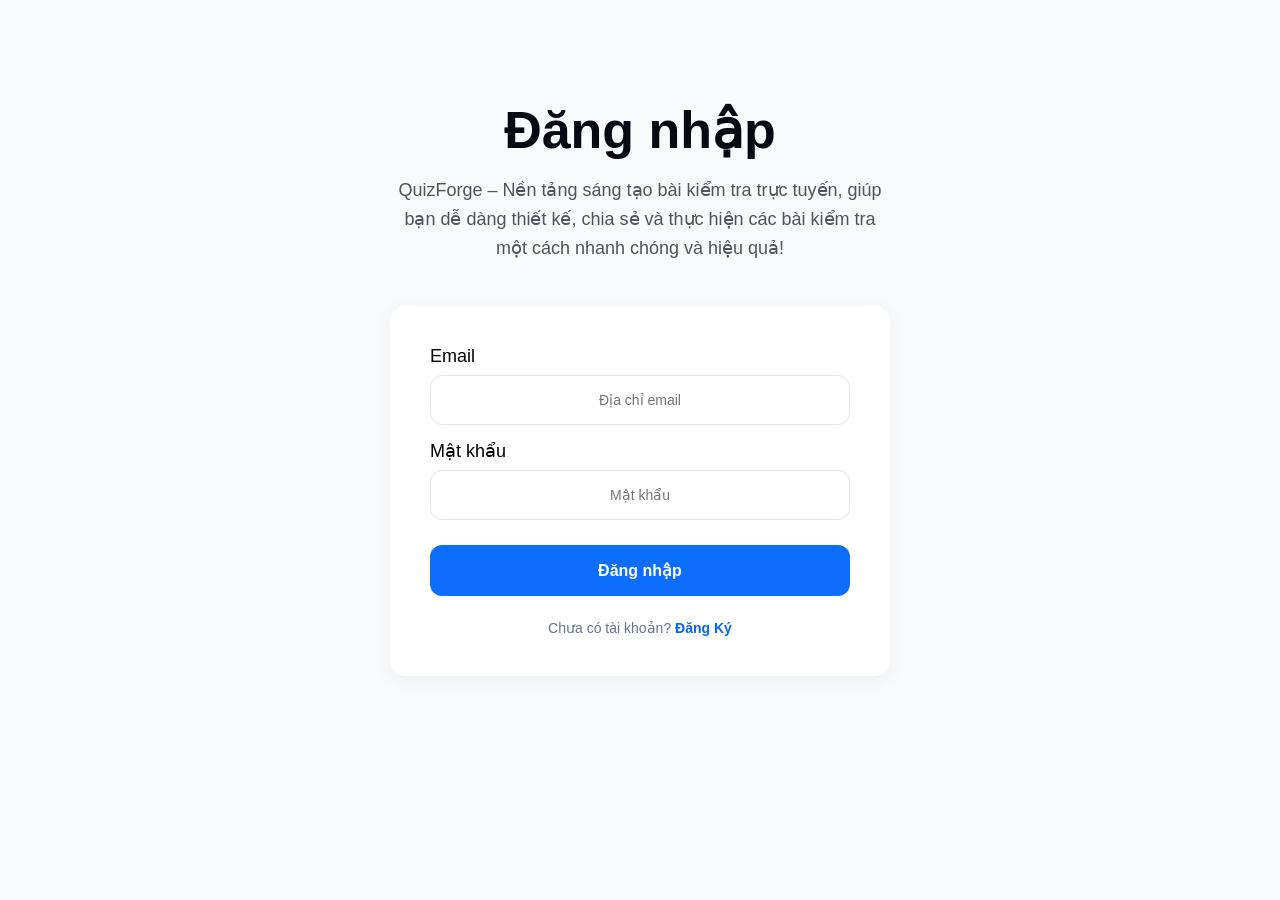
<file: pages/add-test.html>
<!doctype html>
<html lang="en">
  <head>
    <meta charset="UTF-8" />
    <meta name="viewport" content="width=device-width, initial-scale=1.0" />
    <title>QuizzForge - Thêm bài test</title>
    <link
      href="https://fonts.googleapis.com/css2?family=Inter:wght@400;600&display=swap"
      rel="stylesheet"
    />
    <link rel="stylesheet" href="../css/add-test.css" />
    <link rel="stylesheet" href="../css/toast.css" />
  </head>
  <body>
    <header class="navbar">
      <div class="container">
        <div class="logo">
          <a href="./home.html" style="text-decoration: none; color: inherit"
            >QuizzForge</a
          >
        </div>
        <nav class="nav-links">
          <a href="./home.html">Trang chủ</a>
          <a href="./category-manager.html">Danh mục</a>
          <a href="./test-manager.html" class="active">Bài test</a>
          <a href="./login.html">Đăng xuất</a>
        </nav>
        <button class="hamburger" aria-label="Toggle menu">☰</button>
      </div>
    </header>

    <main class="container main-content">
      <h1 class="page-title">Tạo bài test</h1>

      <div class="test-info-section">
        <div class="form-group">
          <label>Tên bài test</label>
          <input
            type="text"
            placeholder="Điền tên bài test"
            class="form-control"
          />
        </div>
        <div class="form-group">
          <label>Hình ảnh bài test</label>
          <div class="file-input-wrapper">
            <label for="test-img" class="btn-file"> 📁 Chọn ảnh </label>
            <input type="file" id="test-img" accept="image/*" />
            <span class="file-name" id="file-name">Chưa chọn ảnh</span>
          </div>
        </div>
        <div class="row">
          <div class="form-group flex-1">
            <label>Danh mục</label>
            <select class="form-control">
              <option>Chọn danh mục</option>
            </select>
          </div>
          <div class="form-group flex-time">
            <label>Thời gian (phút)</label>
            <input
              type="number"
              step="1"
              min="1"
              value="15"
              class="form-control"
            />
          </div>
        </div>
      </div>

      <div class="question-management">
        <h2 class="sub-title">Quản lý câu hỏi</h2>
        <div class="action-bar">
          <button class="btn btn-primary" id="btnAddNewQuestion">
            Thêm câu hỏi
          </button>
          <button class="btn btn-primary btn-save-all">Lưu tất cả</button>
        </div>

        <div class="table-container">
          <table>
            <thead>
              <tr>
                <th style="width: 80px" class="text-center">ID</th>
                <th>Câu hỏi</th>
                <th style="width: 180px" class="text-center">Hành động</th>
              </tr>
            </thead>
            <tbody id="questionTableBody">
              <!-- Dòng dữ liệu sẽ render ở đây -->
            </tbody>
          </table>
        </div>
      </div>
    </main>

    <!-- Modal Thêm/Sửa câu hỏi -->
    <div class="modal-overlay" id="questionModal">
      <div class="modal-content">
        <div class="modal-header">
          <h3 id="modalTitle">Thêm/sửa câu hỏi</h3>
          <span class="close-modal" onclick="closeModal()">&times;</span>
        </div>
        <div class="modal-body">
          <div class="form-group">
            <label>Câu hỏi</label>
            <input
              type="text"
              id="modalQuestionInput"
              placeholder="Nhập câu hỏi"
              class="form-control"
            />
          </div>

          <div class="form-group">
            <label>Câu trả lời</label>
            <!-- Nơi JS sẽ chèn 4 ô mặc định vào đây -->
            <div class="answer-list" id="modalAnswerList"></div>
            <button class="btn btn-add-answer" onclick="addAnswerRow()">
              Thêm câu trả lời
            </button>
          </div>
        </div>
        <div class="modal-footer">
          <button class="btn btn-cancel" onclick="closeModal()">Huỷ</button>
          <button class="btn btn-save" onclick="saveQuestion()">Lưu</button>
        </div>
      </div>
    </div>

    <!-- Modal Xác nhận xóa -->
    <div class="modal-overlay" id="deleteModal">
      <div class="modal-content delete-modal-content">
        <div class="modal-header">
          <h3>Xác nhận xóa</h3>
          <span class="close-modal" onclick="closeDeleteModal()">&times;</span>
        </div>
        <div class="modal-body">
          <p>Bạn có chắc chắn muốn xóa câu hỏi này không?</p>
        </div>
        <div class="modal-footer" style="justify-content: center">
          <button class="btn btn-secondary" onclick="closeDeleteModal()">
            Huỷ
          </button>
          <button class="btn btn-danger" id="confirmDeleteBtn">Xóa</button>
        </div>
      </div>
    </div>

    <div id="toast-container"></div>

    <script src="../js/add-test.js"></script>
    <script src="../js/toast.js"></script>
  </body>
</html>
</file>
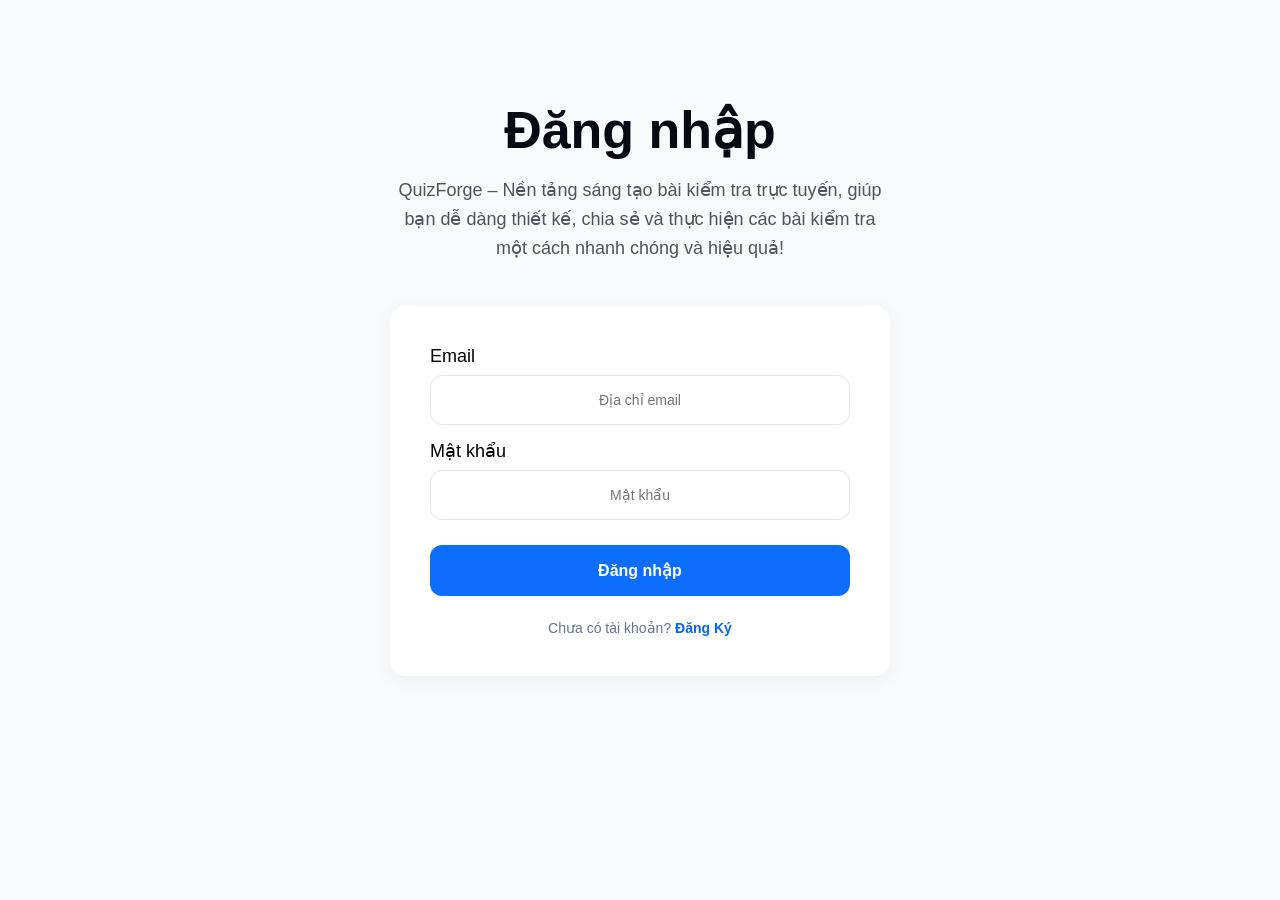
<file: pages/category-manager.html>
<!doctype html>
<html lang="en">
  <head>
    <meta charset="UTF-8" />
    <meta name="viewport" content="width=device-width, initial-scale=1.0" />
    <title>QuizForge - Quản Lý Danh Mục</title>
    <link rel="preconnect" href="https://fonts.googleapis.com" />
    <link rel="preconnect" href="https://fonts.gstatic.com" crossorigin />
    <link
      href="https://fonts.googleapis.com/css2?family=Roboto:ital,wght@0,100..900;1,100..900&display=swap"
      rel="stylesheet"
    />
    <link rel="preconnect" href="https://fonts.googleapis.com" />
    <link rel="preconnect" href="https://fonts.gstatic.com" crossorigin />
    <link
      href="https://fonts.googleapis.com/css2?family=Inter:ital,opsz,wght@0,14..32,100..900;1,14..32,100..900&display=swap"
      rel="stylesheet"
    />
    <link
      href="https://fonts.googleapis.com/css2?family=Poppins:wght@300;400;500;600;700&display=swap"
      rel="stylesheet"
    />
    <link rel="preconnect" href="https://fonts.googleapis.com" />
    <link rel="preconnect" href="https://fonts.gstatic.com" crossorigin />
    <link
      href="https://fonts.googleapis.com/css2?family=Playfair+Display:ital,wght@0,400..900;1,400..900&family=Quicksand:wght@300..700&family=Roboto:ital,wght@0,100..900;1,100..900&display=swap"
      rel="stylesheet"
    />
    <link rel="stylesheet" href="../css/category-manager.css" />
    <link rel="stylesheet" href="../css/toast.css" />
  </head>
  <body>
    <header class="navbar">
      <div class="container">
        <div class="logo">
          <a href="./home.html" style="text-decoration: none; color: inherit"
            >QuizzForge</a
          >
        </div>
        <nav class="nav-links">
          <a href="./home.html">Trang chủ</a>
          <a href="./category-manager.html" class="active">Danh mục</a>

          <a href="./test-manager.html">Bài test</a>
          <a
            href="./login.html"
            onclick="
              localStorage.removeItem('currentUser');
              return true;
            "
            >Đăng xuất</a
          >
        </nav>
        <button class="hamburger" aria-label="Toggle menu">☰</button>
      </div>
    </header>

    <main class="container main-content">
      <h1>Quản lý danh mục</h1>

      <button class="btn btn-primary btn-add">Thêm danh mục</button>

      <div class="table-container">
        <table>
          <thead>
            <tr>
              <th class="text-center" style="width: 10%">ID</th>
              <th style="width: 70%">Tên danh mục</th>
              <th class="text-center" style="width: 20%">Hành động</th>
            </tr>
          </thead>
          <tbody id="categoryTableBody"></tbody>
        </table>
      </div>

      <div class="pagination">
        <div class="pagination-wrapper">
          <button class="page-item disabled arrow">&lt;</button>
          <button class="page-item active">1</button>
          <button class="page-item">2</button>
          <button class="page-item">3</button>
          <button class="page-item arrow">&gt;</button>
        </div>
      </div>
    </main>

    <footer>© 2025 Quiz App. All rights reserved.</footer>

    <div id="categoryModal" class="modal-overlay">
      <div class="modal-content">
        <div class="modal-header">
          <h2 id="modalTitle">Thêm danh mục</h2>
          <span class="close-btn">&times;</span>
        </div>
        <div class="modal-body">
          <input type="hidden" id="editCategoryId" />
          <div class="form-group">
            <label>Tên danh mục</label>
            <input
              type="text"
              id="categoryName"
              placeholder="Nhập tên danh mục"
            />
            <span id="error-msg" class="error-text"
              >Tên danh mục đã tồn tại</span
            >
          </div>
          <div class="form-group">
            <label>Emoji</label>
            <input type="text" id="categoryEmoji" placeholder="Ví dụ: 🏠" />
          </div>
        </div>
        <div class="modal-footer">
          <button class="btn btn-secondary" id="btnCancel">Huỷ</button>
          <button class="btn btn-primary-modal" id="btnSave">Lưu</button>
        </div>
      </div>
    </div>

    <div id="deleteModal" class="modal-overlay">
      <div class="modal-content delete-modal-content">
        <div class="modal-header">
          <h2>Xác nhận xoá</h2>
          <span class="close-btn" onclick="toggleDeleteModal(false)"
            >&times;</span
          >
        </div>
        <div class="modal-body">
          <p>Bạn chắc chắn muốn xoá danh mục này?</p>
          <input type="hidden" id="deleteId" />
        </div>
        <div class="modal-footer">
          <button class="btn btn-secondary" onclick="toggleDeleteModal(false)">
            Huỷ
          </button>
          <button class="btn btn-danger" onclick="confirmDelete()">Xoá</button>
        </div>
      </div>
    </div>

    <div id="toast-container"></div>

    <script src="../js/category-manager.js"></script>
    <script src="../js/toast.js"></script>
  </body>
</html>
</file>
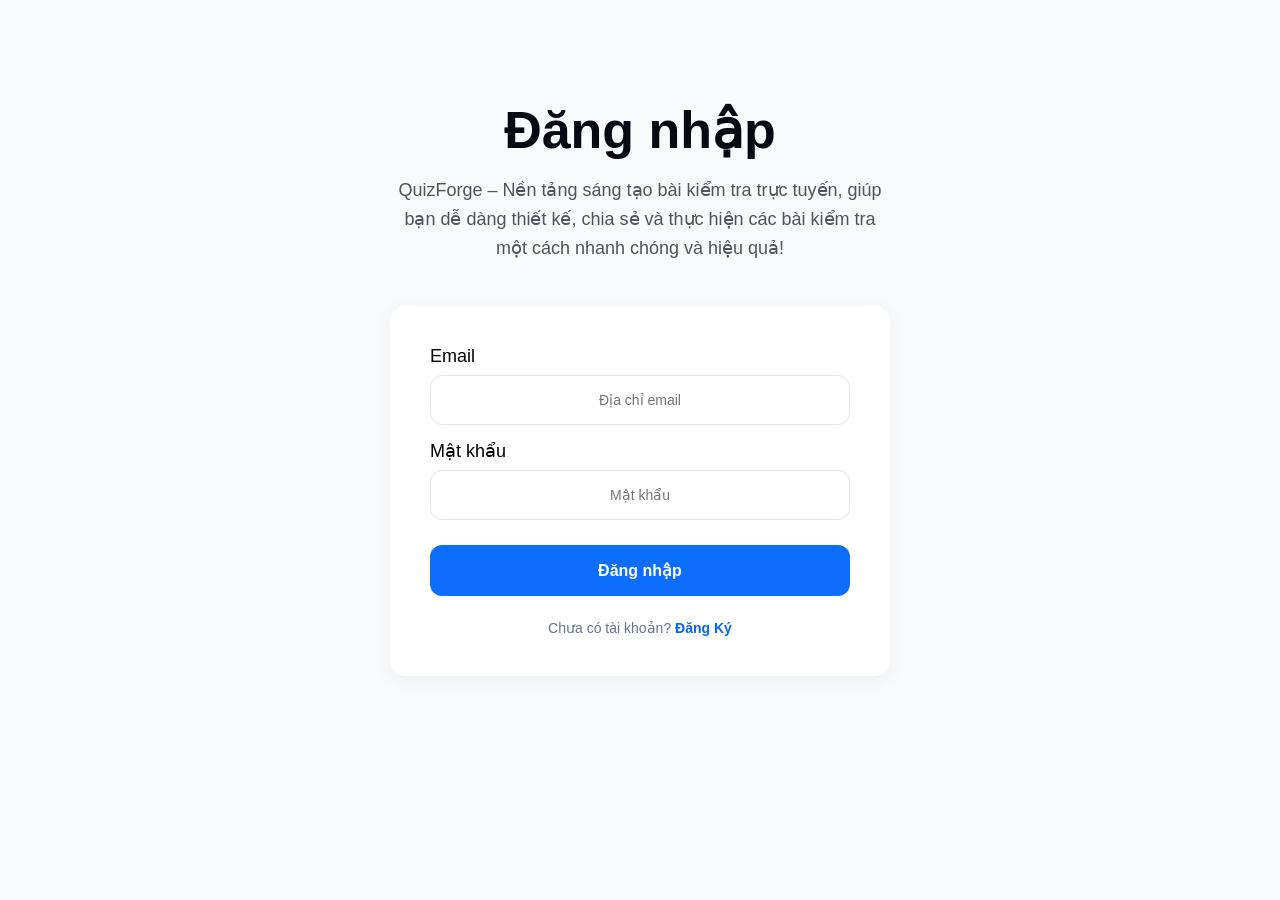
<file: pages/do-test.html>
<!doctype html>
<html lang="en">
  <head>
    <meta charset="UTF-8" />
    <meta name="viewport" content="width=device-width, initial-scale=1.0" />
    <title>QuizzForge - Làm bài test</title>
    <link rel="stylesheet" href="../css/do-test.css" />
    <link
      href="https://fonts.googleapis.com/css2?family=Inter:wght@400;500;600;700&display=swap"
      rel="stylesheet"
    />
  </head>
  <body>
    <header class="navbar">
      <div class="container header-content">
        <div class="logo">
          <a href="./home.html">QuizzForge</a>
        </div>

        <div class="search-box desktop-only">
          <input type="text" placeholder="Tìm kiếm bài test" />
        </div>

        <nav class="nav-links desktop-only">
          <a href="./home.html">Trang chủ</a>
          <a href="./login.html" class="active">Đăng xuất</a>
        </nav>

        <button class="menu-toggle" id="menuBtn">
          <span class="bar"></span>
          <span class="bar"></span>
          <span class="bar"></span>
        </button>
      </div>

      <div class="mobile-menu" id="mobileMenu">
        <a href="./home.html">Trang chủ</a>
        <a href="./login.html">Đăng xuất</a>
      </div>
    </header>

    <main class="main-layout">
      <!-- Sidebar bên trái -->
      <aside class="sidebar">
        <h2 class="sidebar-title">Điều hướng nhanh</h2>
        <div class="question-grid" id="questionGrid"></div>
        <div class="sidebar-note">
          <p>
            <strong>Lưu ý: Đây là danh sách câu hỏi bạn có thể sử dụng
            để điều hướng.</strong> 
          </p>
        </div>
      </aside>

      <!-- Nội dung bên phải -->
      <section class="test-content">
        <div class="test-header">
          <h1 class="quiz-title" id="quizTitle">Khoa học máy tính</h1>
          <div class="timer-info">
            <p id="totalTime">Thời gian: 25 phút</p>
            <p id="timeLeft">Còn lại: 23:40 phút</p>
          </div>
        </div>

        <div class="question-body">
          <h2 class="question-number" id="questionNumber">
            Câu hỏi 1 trên 20:
          </h2>
          <p class="question-text" id="questionText">
            Which is the part of the computer system that one can physically
            touch?
          </p>

          <div class="options-group" id="optionsGroup"></div>

          <div class="footer-actions">
            <button class="btn btn-finish">Hoàn thành</button>
            <div class="nav-btns">
              <button class="btn btn-prev" id="btnPrev">Trước</button>
              <button class="btn btn-next" id="btnNext">Tiếp</button>
            </div>
          </div>
        </div>
      </section>
    </main>

    <div id="resultsModal" class="modal-overlay" style="display: none">
      <div class="modal-card">
        <div class="modal-top-strip">
          <button class="modal-close-btn" onclick="retakeTest()">
            &times;
          </button>
        </div>

        <div class="modal-header-title">
          <h2 class="modal-title">Hoàn thành</h2>
        </div>

        <div class="modal-body">
          <div class="congrats-box">
            <h3 class="congrats-title">Chúc mừng!</h3>
            <p class="congrats-text" style="color: #0a3622">
              Bạn đã hoàn thành bài kiểm tra
            </p>
            <div class="divider-thin"></div>
            <div class="score-display" style="color: #0a3622">
              Điểm của bạn: <strong id="resPercent">0%</strong>
            </div>
          </div>

          <div class="details-container">
            <div class="details-header">Kết quả cụ thể</div>
            <div class="details-content">
              <div class="detail-row">
                <strong>Tổng số câu hỏi:</strong> <span id="resTotal">0</span>
              </div>
              <div class="detail-row">
                <strong>Câu trả lời đúng:</strong>
                <span id="resCorrect">0</span>
              </div>
              <div class="detail-row">
                <strong>Câu trả lời sai:</strong> <span id="resWrong">0</span>
              </div>
            </div>
          </div>
        </div>

        <div class="modal-footer-custom">
          <button class="btn-action btn-blue" onclick="retakeTest()">
            Làm lại
          </button>
          <button class="btn-action btn-green" onclick="backToHome()">
            Trang chủ
          </button>
        </div>
      </div>
    </div>

    <footer class="main-footer">© 2025 Quiz App. All rights reserved.</footer>

    <script src="../js/do-test.js"></script>
  </body>
</html>
</file>
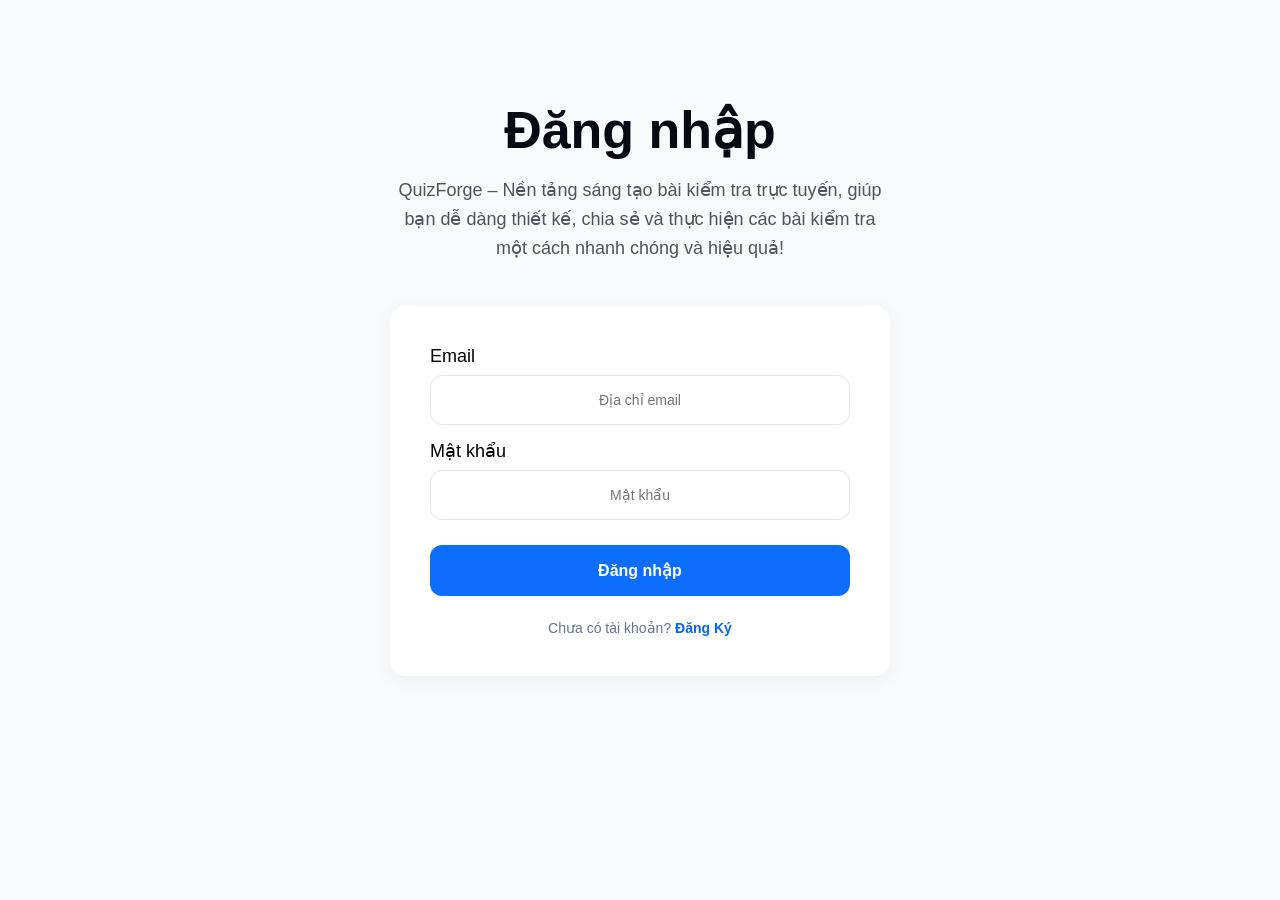
<file: pages/edit-test.html>
<!doctype html>
<html lang="en">
  <head>
    <meta charset="UTF-8" />
    <meta name="viewport" content="width=device-width, initial-scale=1.0" />
    <title>QuizzForge - Sửa bài test</title>
    <link rel="preconnect" href="https://fonts.googleapis.com" />
    <link rel="preconnect" href="https://fonts.gstatic.com" crossorigin />
    <link
      href="https://fonts.googleapis.com/css2?family=Roboto:ital,wght@0,100..900;1,100..900&display=swap"
      rel="stylesheet"
    />
    <link rel="preconnect" href="https://fonts.googleapis.com" />
    <link rel="preconnect" href="https://fonts.gstatic.com" crossorigin />
    <link
      href="https://fonts.googleapis.com/css2?family=Inter:ital,opsz,wght@0,14..32,100..900;1,14..32,100..900&display=swap"
      rel="stylesheet"
    />
    <link
      href="https://fonts.googleapis.com/css2?family=Poppins:wght@300;400;500;600;700&display=swap"
      rel="stylesheet"
    />
    <link rel="preconnect" href="https://fonts.googleapis.com" />
    <link rel="preconnect" href="https://fonts.gstatic.com" crossorigin />
    <link
      href="https://fonts.googleapis.com/css2?family=Playfair+Display:ital,wght@0,400..900;1,400..900&family=Quicksand:wght@300..700&family=Roboto:ital,wght@0,100..900;1,100..900&display=swap"
      rel="stylesheet"
    />
    <link rel="stylesheet" href="../css/edit-test.css" />
    <link rel="stylesheet" href="../css/toast.css" />
  </head>
  <body>
    <header class="navbar">
      <div class="container">
        <div class="logo">
          <a href="./home.html" style="text-decoration: none; color: inherit"
            >QuizzForge</a
          >
        </div>
        <nav class="nav-links">
          <a href="./home.html">Trang chủ</a>
          <a href="./category-manager.html">Danh mục</a>
          <a href="./test-manager.html" class="active">Bài test</a>
          <a
            href="./login.html"
            onclick="
              localStorage.removeItem('currentUser');
              return true;
            "
            >Đăng xuất</a
          >
        </nav>
        <button class="hamburger" aria-label="Toggle menu">☰</button>
      </div>
    </header>
    <main class="container main-content">
      <h1 class="page-title">Sửa bài test</h1>

      <!-- Phần nhập thông tin bài test -->
      <div class="test-info-section">
        <div class="form-group">
          <label>Tên bài test</label>
          <input
            type="text"
            placeholder="Điền tên bài test"
            class="form-control"
          />
        </div>
        <div class="form-group">
          <label>Hình ảnh bài test</label>
          <div class="file-input-wrapper">
            <label for="test-img" class="btn-file"> 📁 Chọn ảnh </label>
            <input type="file" id="test-img" accept="image/*" />
            <span class="file-name" id="file-name">Chưa chọn ảnh</span>
          </div>
        </div>

        <div class="row">
          <div class="form-group flex-1">
            <label>Danh mục</label>
            <select class="form-control">
              <option>Chọn danh mục</option>
              <option>Lịch sử</option>
              <option>Khoa học</option>
            </select>
          </div>
          <div class="form-group flex-time">
            <label>Thời gian (phút)</label>
            <input type="number" step="1" min="1" value="15" class="form-control" />
          </div>
        </div>
      </div>

      <!-- Phần Quản lý câu hỏi -->
      <div class="question-management">
        <h2 class="sub-title">Quản lý câu hỏi</h2>
        <div class="action-bar">
          <button class="btn btn-primary">Thêm câu hỏi</button>
          <button class="btn btn-primary btn-save-all">Lưu</button>
        </div>

        <div class="table-container">
          <table>
            <thead>
              <tr>
                <th style="width: 80px" class="text-center">ID</th>
                <th>Câu hỏi</th>
                <th style="width: 180px" class="text-center">Hành động</th>
              </tr>
            </thead>
            <tbody>
              <tr>
                <td class="text-center">1</td>
                <td>What is the capital of France?</td>
                <td class="text-center">
                  <div class="action-group">
                    <button class="btn-edit">Sửa</button>
                    <button class="btn-delete">Xoá</button>
                  </div>
                </td>
              </tr>
              <tr>
                <td class="text-center">2</td>
                <td>Which planet is known as the Red Planet?</td>
                <td class="text-center">
                  <div class="action-group">
                    <button class="btn-edit">Sửa</button>
                    <button class="btn-delete">Xoá</button>
                  </div>
                </td>
              </tr>
            </tbody>
          </table>
        </div>
      </div>
    </main>
    <footer>© 2025 Quiz App. All rights reserved.</footer>

    <!-- Modal Thêm/Sửa câu hỏi -->
    <div class="modal-overlay" id="questionModal">
      <div class="modal-content">
        <div class="modal-header">
          <h3 id="modalTitle">Thêm/sửa câu hỏi</h3>
          <span class="close-modal" onclick="closeModal()">&times;</span>
        </div>
        <div class="modal-body">
          <div class="form-group">
            <label>Câu hỏi</label>
            <input
              type="text"
              id="modalQuestionInput"
              placeholder="Nhập câu hỏi"
              class="form-control"
            />
          </div>
          <div class="form-group">
            <label>Câu trả lời</label>
            <div class="answer-list" id="modalAnswerList">
              <!-- JS sẽ tự động chèn 4 ô mặc định vào đây -->
            </div>
            <button class="btn btn-add-answer" onclick="addAnswerRow()">
              Thêm câu trả lời
            </button>
          </div>
        </div>
        <div class="modal-footer">
          <button class="btn btn-cancel" onclick="closeModal()">Huỷ</button>
          <button class="btn btn-save" onclick="saveQuestion()">Lưu</button>
        </div>
      </div>
    </div>

    <!-- Modal Xác nhận xóa -->
    <div class="modal-overlay" id="deleteModal">
      <div class="modal-content delete-modal-content">
        <div class="modal-header">
          <h3>Xác nhận xóa</h3>
          <span class="close-modal" onclick="toggleDeleteModal(false)"
            >&times;</span
          >
        </div>
        <div class="modal-body">
          <p>Bạn có chắc chắn muốn xóa câu hỏi này không?</p>
          <input type="hidden" id="deleteRowIndex" />
        </div>
        <div class="modal-footer" style="justify-content: center">
          <button class="btn btn-secondary" onclick="toggleDeleteModal(false)">
            Huỷ
          </button>
          <button class="btn btn-danger" onclick="confirmDeleteRow()">
            Xóa
          </button>
        </div>
      </div>
    </div>

    <div id="toast-container"></div>

    <script src="../js/edit-test.js"></script>
    <script src="../js/toast.js"></script>
  </body>
</html>
</file>
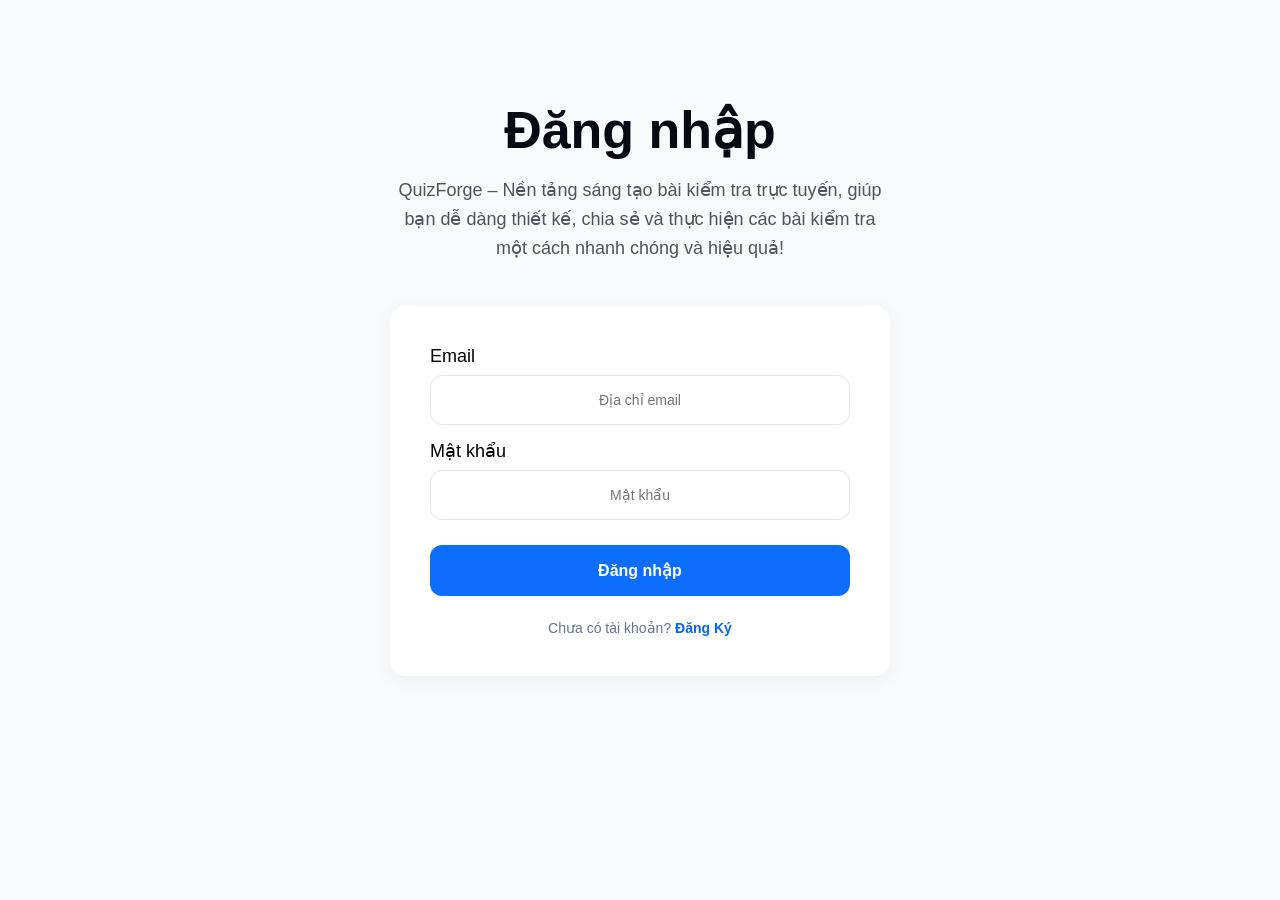
<file: pages/login.html>
<!doctype html>
<html lang="en">
  <head>
    <meta charset="UTF-8" />
    <meta name="viewport" content="width=device-width, initial-scale=1.0" />
    <title>Đăng nhập - QuizzForge</title>
    <link rel="stylesheet" href="../css/login.css" />
    <link rel="stylesheet" href="../css/toast.css" />
    <link rel="preconnect" href="https://fonts.googleapis.com" />
    <link rel="preconnect" href="https://fonts.gstatic.com" crossorigin />
    <link
      href="https://fonts.googleapis.com/css2?family=Poppins:wght@300;400;500;600;700&display=swap"
      rel="stylesheet"
    />
  </head>
  <body>
    <div class="header">
      <h1>Đăng nhập</h1>
      <p>
        QuizForge – Nền tảng sáng tạo bài kiểm tra trực tuyến, giúp bạn dễ dàng
        thiết kế, chia sẻ và thực hiện các bài kiểm tra một cách nhanh chóng và
        hiệu quả!
      </p>
    </div>

    <div class="login-card">
      <form id="loginForm">
        <div class="form-group">
          <label for="">Email</label>
          <input
            type="email"
            id="email"
            placeholder="Địa chỉ email"
            class="input-center"
          />
          <span class="error-message" id="loginEmailError"></span>
        </div>
        <div class="form-group">
          <label for="">Mật khẩu</label>
          <input
            type="password"
            id="password"
            placeholder="Mật khẩu"
            class="input-center"
          />
          <span class="error-message" id="loginPassError"></span>
        </div>
        <button type="submit" class="btn-login">Đăng nhập</button>
        <p class="signup-link">
          Chưa có tài khoản? <a href="./register.html">Đăng Ký</a>
        </p>
      </form>
    </div>

    <div id="toast-container"></div>
    <script src="../js/toast.js"></script>
    <script src="../js/login.js"></script>
  </script>
  </body>

</html>
</file>
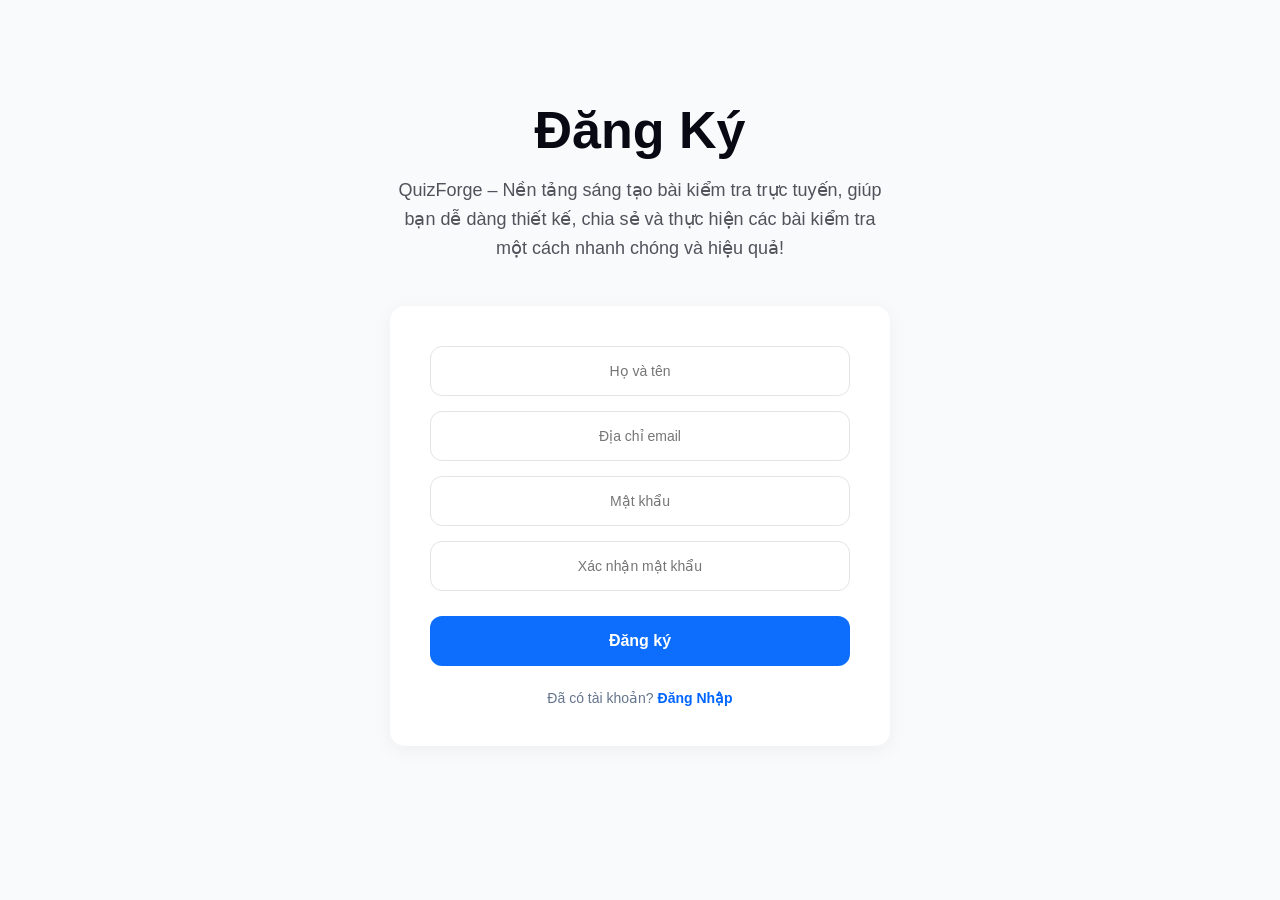
<file: pages/register.html>
<!doctype html>
<html lang="en">
  <head>
    <meta charset="UTF-8" />
    <meta name="viewport" content="width=device-width, initial-scale=1.0" />
    <title>QuizzForge - Đăng Ký</title>
    <link rel="stylesheet" href="../css/register.css" />
    <link rel="stylesheet" href="../css/toast.css" />
    <link rel="preconnect" href="https://fonts.googleapis.com" />
    <link rel="preconnect" href="https://fonts.gstatic.com" crossorigin />
    <link
      href="https://fonts.googleapis.com/css2?family=Poppins:wght@300;400;500;600;700&display=swap"
      rel="stylesheet"
    />
  </head>
  <body>
    <div class="header">
      <h1>Đăng Ký</h1>
      <p>
        QuizForge – Nền tảng sáng tạo bài kiểm tra trực tuyến, giúp bạn dễ dàng
        thiết kế, chia sẻ và thực hiện các bài kiểm tra một cách nhanh chóng và
        hiệu quả!
      </p>
    </div>

    <div class="register-card">
      <form id="registerForm">
        <div class="form-group">
          <input
            type="text"
            id="fullname"
            placeholder="Họ và tên"
            class="input-center"
          />
          <span class="error-message" id="nameError"></span>
        </div>
        <div class="form-group">
          <input
            type="email"
            id="email"
            placeholder="Địa chỉ email"
            class="input-center"
          />
          <span class="error-message" id="emailError"></span>
        </div>
        <div class="form-group">
          <input
            type="password"
            id="password"
            placeholder="Mật khẩu"
            class="input-center"
          />
          <span class="error-message" id="passwordError"></span>
        </div>
        <div class="form-group">
          <input
            type="password"
            id="confirmPassword"
            placeholder="Xác nhận mật khẩu"
            class="input-center"
          />
          <span class="error-message" id="confirmPasswordError"></span>
        </div>
        <button type="submit" class="btn-register">Đăng ký</button>
        <p class="signup-link">
          Đã có tài khoản? <a href="./login.html">Đăng Nhập</a>
        </p>
      </form>
    </div>

    <div id="toast-container"></div>
    <script src="../js/toast.js"></script>
    <script src="../js/register.js"></script>
  </script>
  </body>

</html>
</file>
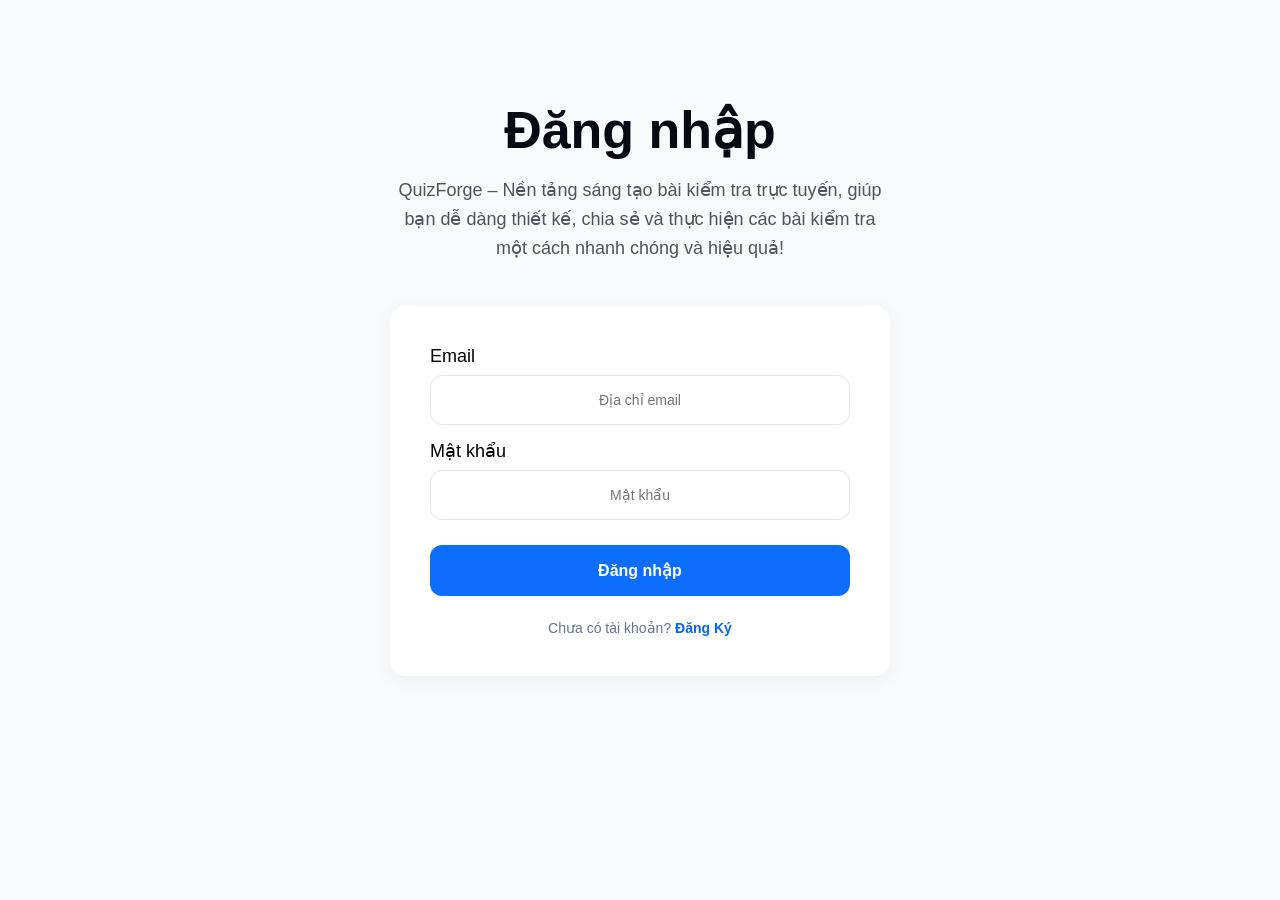
<file: pages/test-manager.html>
<!doctype html>
<html lang="vi">
  <head>
    <meta charset="UTF-8" />
    <meta name="viewport" content="width=device-width, initial-scale=1.0" />
    <title>QuizzForge - Quản lý bài test</title>
    <link rel="stylesheet" href="../css/test-manager.css" />
    <link rel="stylesheet" href="../css/toast.css" />
    <link rel="preconnect" href="https://fonts.googleapis.com" />
    <link rel="preconnect" href="https://fonts.gstatic.com" crossorigin />
    <link
      href="https://fonts.googleapis.com/css2?family=Roboto:ital,wght@0,100..900;1,100..900&display=swap"
      rel="stylesheet"
    />
    <link rel="preconnect" href="https://fonts.googleapis.com" />
    <link rel="preconnect" href="https://fonts.gstatic.com" crossorigin />
    <link
      href="https://fonts.googleapis.com/css2?family=Inter:ital,opsz,wght@0,14..32,100..900;1,14..32,100..900&display=swap"
      rel="stylesheet"
    />
    <link
      href="https://fonts.googleapis.com/css2?family=Poppins:wght@300;400;500;600;700&display=swap"
      rel="stylesheet"
    />
    <link rel="preconnect" href="https://fonts.googleapis.com" />
    <link rel="preconnect" href="https://fonts.gstatic.com" crossorigin />
    <link
      href="https://fonts.googleapis.com/css2?family=Playfair+Display:ital,wght@0,400..900;1,400..900&family=Quicksand:wght@300..700&family=Roboto:ital,wght@0,100..900;1,100..900&display=swap"
      rel="stylesheet"
    />
  </head>
  <body>
    <header class="navbar">
      <div class="container">
        <div class="logo">
          <a href="./home.html" style="text-decoration: none; color: inherit"
            >QuizzForge</a
          >
        </div>
        <nav class="nav-links">
          <a href="./home.html">Trang chủ</a>
          <a href="./category-manager.html">Danh mục</a>

          <a href="./test-manager.html" class="active">Bài test</a>
          <a
            href="./login.html"
            onclick="
              localStorage.removeItem('currentUser');
              return true;
            "
            >Đăng xuất</a
          >
        </nav>
        <button class="hamburger" aria-label="Toggle menu">☰</button>
      </div>
    </header>

    <main class="container main-content">
      <h1>Quản lý bài test</h1>
      <div class="toolbar">
        <a
          href="./add-test.html"
          class="btn btn-primary"
          style="text-decoration: none"
          >Thêm bài test</a
        >
        <div class="filters">
          <select class="form-control">
            <option value="">Sắp xếp theo</option>
            <option value="newest">Mới nhất</option>
            <option value="az">Tên A-Z</option>
            <option value="questions">Số câu hỏi</option>
            <option value="time">Thời gian</option>
          </select>
          <input
            type="text"
            class="form-control"
            placeholder="Tìm kiếm theo tên"
          />
        </div>
      </div>

      <div class="table-container">
        <table class="responsive-table">
          <thead>
            <tr>
              <th style="width: 50px" class="text-center">ID</th>
              <th>Tên bài test</th>
              <th>Danh mục</th>
              <th>Số câu hỏi</th>
              <th>Thời gian</th>
              <th style="width: 150px" class="text-center">Hành động</th>
            </tr>
          </thead>
          <tbody>
            <tr>
              <td class="text-center" data-label="ID">1</td>
              <td data-label="Tên bài test">History Quiz</td>
              <td data-label="Danh mục">📚 Lịch sử</td>
              <td data-label="Số câu hỏi">15</td>
              <td data-label="Thời gian">10 min</td>
              <td class="text-center" data-label="Hành động">
                <div class="action-group">
                  <button class="btn btn-edit">Sửa</button>
                  <button class="btn btn-delete">Xoá</button>
                </div>
              </td>
            </tr>
            <tr>
              <td class="text-center" data-label="ID">2</td>
              <td data-label="Tên bài test">Science Challenge</td>
              <td data-label="Danh mục">🧠 Khoa học</td>
              <td data-label="Số câu hỏi">20</td>
              <td data-label="Thời gian">15 min</td>
              <td class="text-center" data-label="Hành động">
                <div class="action-group">
                  <button class="btn btn-edit">Sửa</button>
                  <button class="btn btn-delete">Xoá</button>
                </div>
              </td>
            </tr>
            <tr>
              <td class="text-center" data-label="ID">3</td>
              <td data-label="Tên bài test">Entertainment Trivia</td>
              <td data-label="Danh mục">🎤 Đời sống</td>
              <td data-label="Số câu hỏi">10</td>
              <td data-label="Thời gian">5 min</td>
              <td class="text-center" data-label="Hành động">
                <div class="action-group">
                  <button class="btn btn-edit">Sửa</button>
                  <button class="btn btn-delete">Xoá</button>
                </div>
              </td>
            </tr>
          </tbody>
        </table>
      </div>

      <div class="pagination">
        <div class="pagination-wrapper">
          <button class="page-item disabled arrow">&lt;</button>
          <button class="page-item active">1</button>
          <button class="page-item">2</button>
          <button class="page-item">3</button>
          <button class="page-item arrow">&gt;</button>
        </div>
      </div>
    </main>

    <footer>© 2025 Quiz App. All rights reserved.</footer>

    <div id="deleteModal" class="modal-overlay">
      <div class="modal-content delete-modal-content">
        <div class="modal-header">
          <h2>Xác nhận xoá</h2>
          <span class="close-btn" onclick="toggleDeleteModal(false)"
            >&times;</span
          >
        </div>
        <div class="modal-body">
          <p>Bạn chắc chắn muốn xoá bài test này?</p>
          <input type="hidden" id="deleteId" />
        </div>
        <div class="modal-footer">
          <button class="btn btn-secondary" onclick="toggleDeleteModal(false)">
            Huỷ
          </button>
          <button class="btn btn-danger" onclick="confirmDelete()">Xoá</button>
        </div>
      </div>
    </div>

    <div id="toast-container"></div>

    <script src="../js/test-manager.js"></script>
    <script src="../js/toast.js"></script>
  </body>
</html>
</file>
<file: css/add-test.css>
* {
  margin: 0;
  padding: 0;
  box-sizing: border-box;
  font-family: "Inter", sans-serif;
}

.navbar {
  background-color: #212529;
  color: white;
  padding: 15px 0;
}

.navbar .container {
  display: flex;
  justify-content: space-between;
  align-items: center;
}

.nav-links a {
  color: #ccc;
  text-decoration: none;
  margin-left: 20px;
  font-size: 14px;
  transition: all 0.3s ease;
}

.nav-links a:hover {
  opacity: 0.8;
  transform: translateX(5px);
}

.nav-links a.active {
  color: white;
  font-weight: bold;
}

.hamburger {
  display: none;
  background: none;
  border: none;
  color: white;
  font-size: 24px;
  cursor: pointer;
  padding: 5px;
  border-radius: 4px;
  transition: 0.3s;
}

.hamburger:hover,
.hamburger:focus {
  background-color: rgba(255, 255, 255, 0.1);
}

body {
  background-color: #fff;
  display: flex;
  flex-direction: column;
  min-height: 100vh;
}

.container {
  max-width: 1200px;
  margin: 0 auto;
  width: 92%;
}

.main-content {
  flex: 1;
  padding: 40px 0;
}

.page-title {
  font-size: 32px;
  font-weight: 600;
  margin-bottom: 30px;
  color: #212529;
}

.sub-title {
  font-size: 24px;
  font-weight: 600;
  margin: 40px 0 20px 0;
}

.test-info-section {
  max-width: 800px;
}

.form-group {
  margin-bottom: 20px;
}

.form-group label {
  display: block;
  font-size: 14px;
  color: #212529;
  margin-bottom: 8px;
}

.form-control {
  width: 100%;
  padding: 10px 15px;
  border: 1px solid #dee2e6;
  border-radius: 6px;
  font-size: 15px;
  outline: none;
  color: #000;
}

.row {
  display: flex;
  gap: 30px;
}

.flex-time {
  width: 150px;
}

.btn {
  border: none;
  border-radius: 6px;
  padding: 10px 20px;
  font-weight: 500;
  cursor: pointer;
  font-size: 14px;
  transition: 0.2s;
}

.btn-primary {
  background-color: #0d6efd;
  color: white;
}

.action-bar {
  display: flex;
  justify-content: space-between;
  align-items: center;
  margin-bottom: 20px;
}

.btn-edit {
  background-color: #ffc107;
  color: #000;
  padding: 6px 12px;
}

.btn-delete {
  background-color: #dc3545;
  color: #fff;
  padding: 6px 12px;
}

.table-container {
  width: 100%;
  margin-top: 20px;
  border: 1px solid #dee2e6;
  border-radius: 4px;
  overflow: hidden;
}

table {
  width: 100%;
  border-collapse: collapse;
  background-color: #fff;
}

thead th,
tbody td {
  padding: 12px 15px;
  border: 1px solid #dee2e6;
  font-size: 14px;
}

thead th {
  background-color: #212529;
  color: #fff;
  font-weight: 500;
  border-color: #32383e;
  text-align: left;
}

.text-center {
  text-align: center;
}

tbody tr:nth-child(odd) {
  background-color: #f8f9fa;
}

.btn-edit {
  background-color: #ffc107;
  color: #000;
  border: none;
  border-radius: 4px;
  padding: 5px 10px;
  cursor: pointer;
}

.btn-delete {
  background-color: #dc3545;
  color: #fff;
  border: none;
  border-radius: 4px;
  padding: 5px 10px;
  cursor: pointer;
}

.action-group {
  display: flex;
  gap: 8px;
  justify-content: center;
}

footer {
  margin-top: 50px;
  background-color: #212529;
  color: white;
  text-align: center;
  padding: 20px 0;
  font-size: 14px;
}

/* Modal */
.modal-overlay {
  position: fixed;
  top: 0;
  left: 0;
  width: 100%;
  height: 100%;
  background: rgba(0, 0, 0, 0.6);
  z-index: 9999;
  display: none;
  justify-content: center;
  align-items: flex-start;
  padding-top: 80px;
}

.modal-overlay.active {
  display: flex;
}

.modal-content {
  background: #fff;
  width: 90%;
  max-width: 600px;
  border-radius: 8px;
  overflow: hidden;
  box-shadow: 0 10px 30px rgba(0, 0, 0, 0.3);
  animation: slideDown 0.3s ease-out;
}

.delete-modal-content {
  max-width: 400px !important;
  text-align: center;
}

@keyframes slideDown {
  from {
    transform: translateY(-50px);
    opacity: 0;
  }

  to {
    transform: translateY(0);
    opacity: 1;
  }
}

.modal-header {
  padding: 15px 20px;
  border-bottom: 1px solid #eee;
  display: flex;
  justify-content: space-between;
  align-items: center;
}

.modal-header h3 {
  font-size: 18px;
  font-weight: 600;
  color: #333;
}

.close-modal {
  font-size: 24px;
  cursor: pointer;
  color: #999;
}

.modal-body {
  padding: 20px;
}

.modal-body p {
  font-size: 15px;
  color: #4b5563;
}

.modal-footer {
  padding: 15px 20px;
  border-top: 1px solid #eee;
  display: flex;
  justify-content: flex-end;
  gap: 10px;
}

.btn-secondary {
  background-color: #6b7280;
  color: white;
}

.btn-danger {
  background-color: #ef4444;
  color: white;
}

.btn-cancel {
  color: #000;
}

.btn-save {
  color: #fff;
  background-color: #6c757d;
}

.answer-item-row {
  display: flex;
  align-items: stretch;
  border: 1px solid #dee2e6;
  border-radius: 8px;
  margin-bottom: 12px;
  overflow: hidden;
  background-color: #fff;
  transition: border-color 0.2s;
}

.answer-item-row:focus-within {
  border-color: #0d6efd;
}

.checkbox-section {
  width: 45px;
  background-color: #f8f9fa;
  border-right: 1px solid #dee2e6;
  display: flex;
  align-items: center;
  justify-content: center;
}

.answer-checkbox {
  width: 18px;
  height: 18px;
  cursor: pointer;
}

.answer-input-field {
  flex: 1;
  border: none;
  outline: none;
  padding: 12px 15px;
  font-size: 15px;
  color: #333;
}

.btn-remove-answer-row {
  background: none;
  border: none;
  cursor: pointer;
  padding: 0 15px;
  display: flex;
  align-items: center;
  justify-content: center;
  transition: 0.2s;
}

.btn-remove-answer-row:hover {
  transform: scale(1.1);
}

.btn-add-answer {
  background-color: #6c757d;
  color: white;
  border-radius: 6px;
  margin-top: 5px;
}

.file-input-wrapper {
  display: flex;
  align-items: center;
  gap: 15px;
  background: transparent;
  border: none;
  height: auto;
  overflow: visible;
}

.file-input-wrapper input[type="file"] {
  display: none;
}

.btn-file {
  background-color: #efefef;
  border: 1px solid #dcdcdc;
  border-radius: 8px;
  padding: 8px 16px;
  font-size: 15px;
  color: #333;
  cursor: pointer;
  display: inline-flex;
  align-items: center;
  gap: 8px;
  transition: background-color 0.2s, border-color 0.2s;
  height: 40px;
}

.btn-file:hover {
  background-color: #e5e5e5;
  border-color: #ccc;
}

.btn-file .icon {
  font-size: 18px;
  color: #f39c12;
}

.file-name {
  font-size: 15px;
  color: #000;
  flex: 1;
  padding: 10px 15px;
  white-space: nowrap;
  overflow: hidden;
  text-overflow: ellipsis;
  border: none;
  background: none;
  outline: none;
}

.image-preview {
  max-width: 100px;
  max-height: 100px;
  margin-top: 10px;
  border-radius: 6px;
  object-fit: cover;
  box-shadow: 0 2px 8px rgba(0, 0, 0, 0.1);
}

/* Xử lý focus-within (nếu cần) */
.file-input-wrapper:focus-within .btn-file {
  border-color: #0d6efd;
}

/* --- RESPONSIVE --- */
@media screen and (max-width: 768px) {
  .row {
    flex-direction: column;
    gap: 15px;
  }

  .flex-time {
    width: 100%;
  }

  .test-info-section {
    max-width: 100%;
  }

  .page-title {
    font-size: 26px;
  }

  .table-container {
    border: none;
  }

  table,
  thead,
  tbody,
  th,
  td,
  tr {
    display: block;
  }

  thead tr {
    position: absolute;
    top: -9999px;
    left: -9999px;
  }

  tr {
    border: 1px solid #dee2e6;
    margin-bottom: 15px;
    border-radius: 8px;
    background: #fff;
  }

  td {
    border: none;
    border-bottom: 1px solid #eee;
    position: relative;
    padding-left: 45% !important;
    text-align: right !important;
    min-height: 45px;
    display: flex;
    align-items: center;
    justify-content: flex-end;
  }

  td::before {
    content: attr(data-label);
    position: absolute;
    left: 15px;
    width: 40%;
    text-align: left;
    font-weight: 700;
    color: #666;
    font-size: 13px;
    text-transform: uppercase;
  }

  td:last-child {
    border-bottom: none;
  }

  .action-group {
    justify-content: flex-end;
    width: 100%;
  }
}

@media (max-width: 768px) {
  .navbar {
    padding: 12px 0;
    position: relative;
  }

  .logo a {
    font-size: 20px;
  }

  .hamburger {
    display: block;
    order: 3;
    flex-shrink: 0;
  }

  .nav-links {
    display: none;
    position: fixed;
    top: 0;
    left: 0;
    width: 100%;
    height: 100vh;
    background-color: rgba(33, 37, 41, 0.98);
    flex-direction: column;
    justify-content: center;
    align-items: center;
    gap: 20px;
    padding: 20px;
    z-index: 999;
    transform: translateX(-100%);
    opacity: 0;
    transition: all 0.4s cubic-bezier(0.25, 0.46, 0.45, 0.94);
  }

  .navbar.nav-active .nav-links {
    display: flex;
    transform: translateX(0);
    opacity: 1;
  }

  .nav-links a {
    margin-left: 0;
    font-size: 18px;
    padding: 12px 20px;
    border-radius: 8px;
    width: 200px;
    text-align: center;
  }

  .nav-links a:hover {
    transform: scale(1.05);
    background-color: rgba(255, 255, 255, 0.1);
  }

  body.menu-open {
    overflow: hidden;
  }

  .row {
    flex-direction: column;
    gap: 15px;
  }

  .flex-time {
    width: 100%;
  }

  .test-info-section {
    max-width: 100%;
  }

  .page-title {
    font-size: 26px;
  }

  .table-container {
    border: none;
  }

  table,
  thead,
  tbody,
  th,
  td,
  tr {
    display: block;
  }

  thead tr {
    position: absolute;
    top: -9999px;
    left: -9999px;
  }

  tr {
    border: 1px solid #dee2e6;
    margin-bottom: 15px;
    border-radius: 8px;
    background: #fff;
  }

  td {
    border: none;
    border-bottom: 1px solid #eee;
    position: relative;
    padding-left: 45% !important;
    text-align: right !important;
    min-height: 45px;
    display: flex;
    align-items: center;
    justify-content: flex-end;
  }

  td::before {
    content: attr(data-label);
    position: absolute;
    left: 15px;
    width: 40%;
    text-align: left;
    font-weight: 700;
    color: #666;
    font-size: 13px;
    text-transform: uppercase;
  }

  td:last-child {
    border-bottom: none;
  }

  .action-group {
    justify-content: flex-end;
    width: 100%;
  }
}

@media (max-width: 480px) {
  .container .logo a {
    font-size: 18px;
  }
}
</file>
<file: css/toast.css>
* {
  margin: 0px;
  padding: 0px;
  box-sizing: border-box;
  font-family: Arial, sans-serif;
}

#toast-container {
  position: fixed;
  top: 30px;
  right: 30px;
  display: flex;
  flex-direction: column;
  gap: 15px;
  z-index: 9999;
}

.toast {
  position: relative;
  width: 350px;
  padding: 20px;
  padding-right: 40px;
  border-radius: 10px;
  background: #ffffff;
  color: #1e293b;
  box-shadow: 0px 10px 20px rgba(0, 0, 0, 0.1);
  border: 1px solid #e2e8f0;
  overflow: hidden;
  animation: slideIn 0.4s ease-out forwards;
}

.toast .toast-title {
  color: #1e293b;
}

.toast .toast-msg {
  color: #64748b;
}

.toast .toast-close {
  color: #94a3b8;
}

.toast .toast-close:hover {
  color: #1e293b;
}

.progress {
  background: rgba(0, 0, 0, 0.05);
}

.toast.hide {
  animation: fadeOut 0.5s ease-out forwards;
}

.toast-close {
  position: absolute;
  top: 10px;
  right: 15px;
  font-size: 22px;
  cursor: pointer;
  color: #94a3b8;
  line-height: 20px;
  transition: color 0.2s;
}

.toast-close:hover {
  color: white;
}

.toast-title {
  display: block;
  font-weight: bold;
  font-size: 18px;
  margin-bottom: 5px;
}

.toast-msg {
  font-size: 14px;
  color: #94a3b8;
}

.toast-content {
  display: flex;
  flex-direction: column;
}

.progress {
  position: absolute;
  bottom: 0px;
  left: 0px;
  height: 5px;
  width: 350px;
  background: rgba(255, 255, 255, 0.1);
}

.progress::before {
  content: "";
  position: absolute;
  bottom: 0px;
  left: 0px;
  height: 100%;
  width: 350px;
  animation: progressAnimation 1.5s linear forwards;
}

.success .progress::before {
  background: #10b981;
}

.error .progress::before {
  background: #ef4444;
}

@keyframes slideIn {
  from {
    transform: translateX(400px);
    opacity: 0;
  }

  to {
    transform: translateX(0px);
    opacity: 1;
  }
}

@keyframes fadeOut {
  to {
    transform: translateX(20px);
    opacity: 0;
  }
}

@keyframes progressAnimation {
  from {
    width: 350px;
  }

  to {
    width: 0px;
  }
}
</file>
<file: css/category-manager.css>
* {
  margin: 0;
  padding: 0;
  box-sizing: border-box;
  font-family: "Inter", sans-serif;
}

body {
  background-color: #fff;
  min-height: 100vh;
  display: flex;
  flex-direction: column;
}

.container {
  max-width: 1200px;
  margin: 0 auto;
  width: 92%;
}

.navbar,
footer {
  background-color: #212529;
  color: white;
  padding: 15px 0;
}

.navbar .container {
  display: flex;
  justify-content: space-between;
  align-items: center;
}

.nav-links a {
  color: #ccc;
  text-decoration: none;
  margin-left: 20px;
  font-size: 14px;
  transition: all 0.3s ease;
}

.nav-links a:hover {
  opacity: 0.8;
  transform: translateX(5px);
}

.nav-links a.active {
  color: white;
  font-weight: bold;
}

.hamburger {
  display: none;
  background: none;
  border: none;
  color: white;
  font-size: 24px;
  cursor: pointer;
  padding: 5px;
  border-radius: 4px;
  transition: 0.3s;
}

.hamburger:hover,
.hamburger:focus {
  background-color: rgba(255, 255, 255, 0.1);
}

.main-content {
  flex: 1;
  padding: 30px 0;
}

h1 {
  font-family: "Roboto", sans-serif;
  font-weight: 500;
  margin-bottom: 20px;
  font-size: 32px;
}

.btn {
  border: none;
  border-radius: 4px;
  padding: 8px 14px;
  cursor: pointer;
  font-size: 13px;
  font-weight: 500;
  white-space: nowrap;
}

.btn-primary {
  width: 152px;
  height: 38px;
  background: #0d6efd;
  color: white;
  margin-bottom: 20px;
}

.btn-edit {
  background: #ffc107;
  color: #000;
}

.btn-delete {
  background: #dc3545;
  color: white;
}

.btn-group {
  display: flex;
  justify-content: center;
  gap: 8px;
}

.table-container {
  width: 100%;
  margin-top: 20px;
  border: 1px solid #dee2e6;
}

table {
  width: 100%;
  border-collapse: collapse;
  background-color: #fff;
}

thead th {
  background-color: #212529;
  color: #fff;
  font-weight: 500;
  padding: 12px 15px;
  border: 1px solid #32383e;
  font-size: 14px;
}

td {
  padding: 12px 15px;
  border: 1px solid #dee2e6;
  color: #333;
  font-size: 14px;
}

tbody tr:nth-child(odd) {
  background-color: #f8f9fa;
}

.text-center {
  text-align: center;
}

.action-group {
  display: flex;
  justify-content: center;
  gap: 8px;
}

.btn {
  border: none;
  border-radius: 4px;
  padding: 6px 12px;
  font-size: 13px;
  cursor: pointer;
  font-weight: 500;
}

.btn-edit {
  background-color: #ffc107;
  color: #000;
}

.btn-delete {
  background-color: #dc3545;
  color: #fff;
}

.btn:hover {
  opacity: 0.85;
}

.pagination {
  display: flex;
  justify-content: center;
  margin-top: 40px;
}

.pagination-wrapper {
  display: flex;
  border-radius: 8px;
  overflow: hidden;
  border: 1px solid #e5e7eb;
}

.page-item {
  width: 35px;
  height: 35px;
  display: flex;
  align-items: center;
  justify-content: center;
  background: white;
  border: none;
  border-right: 1px solid #e5e7eb;
  cursor: pointer;
  color: #3b82f6;
  font-size: 14px;
  font-weight: 500;
}

.page-item:last-child {
  border-right: none;
}

.page-item.arrow {
  color: #1f2937;
}

.page-item.active {
  background-color: #3b82f6;
  color: white;
}

.page-item.disabled {
  color: #d1d5db;
  cursor: default;
  background-color: #e9ecef;
}

footer {
  background-color: #212529;
  color: white;
  text-align: center;
  padding: 20px 0;
  font-size: 14px;
  margin-top: 40px;
}

.modal-overlay {
  display: none;
  position: fixed;
  top: 0;
  left: 0;
  width: 100%;
  height: 100%;
  background: rgba(0, 0, 0, 0.6);
  z-index: 9999;
  display: none;
  justify-content: center;
  align-items: flex-start;
  padding-top: 40px;
  overflow-y: auto;
}

.modal-content {
  background: white;
  width: 500px;
  border-radius: 8px;
  padding: 0;
  box-shadow: 0 10px 30px rgba(0, 0, 0, 0.3);
  animation: slideDown 0.3s ease-out;
}

@keyframes slideDown {
  from {
    transform: translateY(-50px);
    opacity: 0;
  }

  to {
    transform: translateY(0);
    opacity: 1;
  }
}

.modal-header {
  display: flex;
  justify-content: space-between;
  align-items: center;
  padding: 15px 20px;
  border-bottom: 1px solid #eee;
}

.modal-header h2 {
  font-size: 20px;
  font-weight: 600;
  color: #333;
}

.close-btn {
  font-size: 28px;
  cursor: pointer;
  color: #999;
  line-height: 1;
}

.form-group {
  margin-bottom: 16px;
}

.form-group label {
  display: block;
  font-size: 14px;
  margin-bottom: 6px;
  font-weight: 500;
  color: #444;
}

.form-group input {
  width: 100%;
  padding: 10px 12px;
  border: 1px solid #ddd;
  border-radius: 6px;
  font-size: 15px;
  outline: none;
  transition: 0.2s;
}

.form-group input.input-error {
  border-color: #dc3545;
}

.error-text {
  color: #dc3545;
  font-size: 12px;
  margin-top: 4px;
  display: none;
}

.modal-footer {
  padding: 15px 20px;
  border-top: 1px solid #eee;
  display: flex;
  justify-content: flex-end;
  gap: 10px;
}

.btn-secondary {
  background: #6c757d;
  color: white;
  padding: 8px 20px;
}

.btn-primary-modal {
  background: #0d6efd;
  color: white;
  padding: 8px 24px;
}

.delete-modal-content {
  width: 400px;
}

.modal-body {
  padding: 20px;
}

.modal-body p {
  font-size: 15px;
  color: #333;
  margin: 10px 0 20px 0;
}

.btn-danger {
  background-color: #ef4444;
  color: white;
  padding: 8px 20px;
  border-radius: 6px;
  border: none;
  cursor: pointer;
}

.btn-danger:hover {
  background-color: #dc2626;
}

.btn-secondary {
  background-color: #6b7280;
  color: white;
  padding: 8px 20px;
  border-radius: 6px;
  border: none;
  cursor: pointer;
}

/* Responsive */
@media (max-width: 768px) {
  .navbar {
    padding: 12px 0;
    position: relative;
  }

  .logo a {
    font-size: 20px;
  }

  .hamburger {
    display: block;
    order: 3;
    flex-shrink: 0;
  }

  .nav-links {
    display: flex; /* Không dùng display: none nữa */
    position: fixed;
    top: 0;
    left: 0;
    width: 100%;
    height: 100vh;
    background-color: rgba(33, 37, 41, 0.98);
    flex-direction: column;
    justify-content: center;
    align-items: center;
    gap: 25px;
    padding: 20px;
    z-index: 1000;
    
    /* Hiệu ứng ẩn/hiện mượt mà */
    transform: translateY(-100%); /* Trượt từ trên xuống hoặc dùng translateX tùy ý */
    opacity: 0;
    visibility: hidden; 
    pointer-events: none; /* Khi ẩn thì không nhận click */
    transition: all 0.4s cubic-bezier(0.4, 0, 0.2, 1);
  }


  .navbar.nav-active .nav-links {
    transform: translateY(0);
    opacity: 1;
    visibility: visible;
    pointer-events: auto; /* Khi hiện thì cho phép click vào các link */
  }
  .nav-links a {
    margin-left: 0;
    font-size: 20px;
    padding: 15px;
    width: 80%;
    text-align: center;
    border-bottom: 1px solid rgba(255,255,255,0.1);
  }

  .nav-links a:hover {
    transform: scale(1.05);
    background-color: rgba(255, 255, 255, 0.1);
  }

  body.menu-open {
    overflow: hidden;
  }

  .table-container {
    border: none;
  }

  thead {
    display: none;
  }

  tr {
    display: block;
    margin-bottom: 15px;
    border: 1px solid #dee2e6;
  }

  td {
    display: flex;
    justify-content: space-between;
    border: none;
    border-bottom: 1px solid #eee;
    text-align: right;
  }

  td::before {
    content: attr(data-label);
    font-weight: bold;
    float: left;
  }
}

@media (max-width: 480px) {
  .logo a {
    font-size: 18px;
  }
}
</file>
<file: css/do-test.css>
* {
  margin: 0;
  padding: 0;
  box-sizing: border-box;
  font-family: "Inter", sans-serif;
}

body {
  display: flex;
  flex-direction: column;
  min-height: 100vh;
  background-color: #fff;
}

.navbar {
  position: relative;
  background-color: #212529;
  padding: 12px 0;
  color: white;
  z-index: 1000;
}

.container {
  max-width: 100%;
  padding: 0 40px;
  margin: 0 auto;
}

.header-content {
  display: flex;
  justify-content: space-between;
  align-items: center;
}

.logo a {
  color: white;
  text-decoration: none;
  font-size: 22px;
  font-weight: bold;
}

.search-box {
  flex: 1;
  display: flex;
  justify-content: center;
}

.search-box input {
  width: 450px;
  padding: 8px 15px;
  border-radius: 5px;
  border: none;
  outline: none;
}

.nav-links a {
  color: #ccc;
  text-decoration: none;
  margin-left: 25px;
  font-size: 14px;
}

.nav-links a.active {
  color: white;
  font-weight: bold;
}

.menu-toggle {
  display: none;
  flex-direction: column;
  justify-content: space-between;
  width: 30px;
  height: 20px;
  background: none;
  border: none;
  cursor: pointer;
  padding: 0;
}

.menu-toggle .bar {
  height: 3px;
  width: 100%;
  background-color: #ccc;
  border-radius: 10px;
}

.mobile-menu {
  display: none;
  flex-direction: column;
  background-color: #212529;
  position: absolute;
  top: 100%;
  left: 0;
  width: 100%;
  border-top: 1px solid #343a40;
}

.mobile-menu.show {
  display: flex;
}

.mobile-menu a {
  color: #ccc;
  padding: 15px 20px;
  text-decoration: none;
  border-bottom: 1px solid #343a40;
}

.main-layout {
  display: flex;
  flex: 1;
}

.sidebar {
  width: 280px;
  padding: 30px 20px;
  border-right: 1px solid #ddd;
}

.sidebar-title {
  font-size: 22px;
  margin-bottom: 25px;
  color: #333;
  text-align: center;
}

.question-grid {
  display: grid;
  grid-template-columns: repeat(4, 1fr);
  gap: 10px;
}

.q-btn {
  width: 40px;
  height: 40px;
  display: flex;
  align-items: center;
  justify-content: center;
  border: 1px solid #dee2e6;
  border-radius: 4px;
  font-size: 14px;
  cursor: pointer;
  transition: all 0.2s ease;
}

.q-btn:hover {
  transform: scale(1.05);
  box-shadow: 0 2px 8px rgba(0, 0, 0, 0.1);
}

.q-btn.active {
  background-color: #0d6efd;
  color: white;
  border-color: #0d6efd;
}

.q-btn.answered {
  background-color: #198754;
  color: white;
  border-color: #198754;
}

.sidebar-note {
  margin-top: 60px;
  font-size: 13px;
  line-height: 1.6;
  text-align: center;
}

.test-content {
  flex: 1;
  padding: 40px 50px;
}

.test-header {
  display: flex;
  justify-content: space-between;
  align-items: flex-start;
  margin-bottom: 40px;
}

.quiz-title {
  font-size: 32px;
}

.timer-info {
  text-align: right;
  font-size: 15px;
  color: #444;
}

.question-number {
  font-size: 24px;
  margin-bottom: 15px;
}

.question-text {
  font-size: 17px;
  margin-bottom: 30px;
}

.options-group {
  display: flex;
  flex-direction: column;
  gap: 15px;
  margin-bottom: 60px;
}

.option-item {
  display: flex;
  align-items: center;
  cursor: pointer;
}

.option-item input {
  display: none;
}

.square-box {
  width: 16px;
  height: 16px;
  border: 1px solid #000;
  margin-right: 12px;
  position: relative;
}

.option-item input:checked+.square-box::after {
  content: "";
  position: absolute;
  width: 10px;
  height: 10px;
  background-color: #000;
  top: 2px;
  left: 2px;
}

.footer-actions {
  display: flex;
  justify-content: space-between;
  align-items: center;
}

.nav-btns {
  display: flex;
  gap: 60px;
}

.btn {
  padding: 10px 22px;
  border: none;
  border-radius: 5px;
  font-size: 16px;
  cursor: pointer;
  white-space: nowrap;
  transition: all 0.2s ease;
}

.btn:hover:not(:disabled) {
  transform: translateY(-1px);
  box-shadow: 0 4px 12px rgba(0, 0, 0, 0.15);
}

.btn:disabled {
  opacity: 0.5;
  cursor: not-allowed;
}

.btn-finish {
  background-color: #198754;
  color: white;
}

.btn-prev {
  background-color: #6c757d;
  color: white;
}

.btn-next {
  background-color: #0d6efd;
  color: white;
}

.main-footer {
  background-color: #212529;
  color: white;
  text-align: center;
  padding: 20px 0;
  font-size: 14px;
}

.modal-overlay {
  position: fixed;
  top: 0;
  left: 0;
  width: 100%;
  height: 100%;
  background: rgba(0, 0, 0, 0.5);
  display: none;
  justify-content: center;
  align-items: center;
  z-index: 9999;
}

.modal-card {
  background: white;
  width: 500px;
  border-radius: 10px;
  box-shadow: 0 5px 20px rgba(0, 0, 0, 0.3);
  overflow: hidden;
  font-family: sans-serif;
}

.modal-top-strip {
  height: 45px;
  border-bottom: 1px solid #e0e0e0;
  position: relative;
  display: flex;
  justify-content: flex-end;
  align-items: center;
  padding: 0 15px;
}

.modal-close-btn {
  background: none;
  border: none;
  font-size: 32px;
  color: #888;
  cursor: pointer;
  line-height: 1;
}

.modal-header-title {
  padding: 25px 0 10px 0;
  text-align: center;
}

.modal-title {
  font-size: 34px;
  font-weight: 500;
  color: #212529;
  margin: 0;
}

.detail-row {
  display: flex;
  justify-content: center;
  gap: 10px;
  margin: 12px 0;
  font-size: 16px;
}

.modal-body {
  padding: 20px;
}

.congrats-box {
  background: #d4edda;
  border: 1px solid #c3e6cb;
  border-radius: 8px;
  padding: 20px;
  text-align: center;
  margin-bottom: 20px;
}

.congrats-title {
  color: #155724;
  font-size: 24px;
  margin-bottom: 10px;
}

.divider-thin {
  height: 1px;
  background: #badbcc;
  margin: 15px 0;
}

.details-container {
  border: 1px solid #dee2e6;
  border-radius: 8px;
  overflow: hidden;
}

.details-header {
  background: #f8f9fa;
  padding: 12px;
  text-align: center;
  font-size: 20px;
  border-bottom: 1px solid #dee2e6;
}

.modal-footer-custom {
  padding: 20px;
  border-top: 1px solid #eee;
  display: flex;
  justify-content: flex-end;
  gap: 15px;
}

.btn-action {
  padding: 12px 30px;
  border: none;
  border-radius: 6px;
  color: white;
  cursor: pointer;
  font-size: 16px;
}

.btn-blue {
  background: #0d6efd;
}

.btn-green {
  background: #198754;
}

/* --- RESPONSIVE CHO MOBILE (DƯỚI 768px) --- */
@media (max-width: 768px) {
  .header-content {
    padding: 0 20px;
  }

  .search-box,
  .nav-links {
    display: none;
  }

  .menu-toggle {
    display: flex;
  }

  .main-layout {
    flex-direction: column;
  }

  .sidebar {
    width: 100%;
    border-right: none;
    border-bottom: 1px solid #eee;
    padding: 20px;
  }

  .question-grid {
    display: flex;
    flex-wrap: wrap;
    justify-content: center;
    gap: 10px;
  }

  .sidebar-note {
    margin-top: 30px;
  }

  .test-content {
    padding: 30px 20px;
  }

  .test-header {
    flex-direction: column;
    align-items: center;
    text-align: center;
    gap: 10px;
  }

  .quiz-title {
    font-size: 34px;
    font-weight: bold;
  }

  .timer-info {
    text-align: center;
  }

  .footer-actions {
    flex-direction: row !important;
    justify-content: space-between;
    width: 100%;
    gap: 0;
  }

  .nav-btns {
    display: flex;
    gap: 20px;
  }

  .btn {
    padding: 8px 15px;
    font-size: 14px;
    min-width: unset;
  }
}
</file>
<file: css/edit-test.css>
* {
  margin: 0;
  padding: 0;
  box-sizing: border-box;
  font-family: "Inter", sans-serif;
}

.navbar {
  background-color: #212529;
  color: white;
  padding: 15px 0;
}

.navbar .container {
  display: flex;
  justify-content: space-between;
  align-items: center;
}

.nav-links a {
  color: #ccc;
  text-decoration: none;
  margin-left: 20px;
  font-size: 14px;
  transition: all 0.3s ease;
}

.nav-links a:hover {
  opacity: 0.8;
  transform: translateX(5px);
}

.nav-links a.active {
  color: white;
  font-weight: bold;
}

.hamburger {
  display: none;
  background: none;
  border: none;
  color: white;
  font-size: 24px;
  cursor: pointer;
  padding: 5px;
  border-radius: 4px;
  transition: 0.3s;
}

.hamburger:hover,
.hamburger:focus {
  background-color: rgba(255, 255, 255, 0.1);
}

body {
  background-color: #fff;
  display: flex;
  flex-direction: column;
  min-height: 100vh;
}

.container {
  max-width: 1200px;
  margin: 0 auto;
  width: 92%;
}

.main-content {
  flex: 1;
  padding: 40px 0;
}

.page-title {
  font-size: 32px;
  font-weight: 600;
  margin-bottom: 30px;
  color: #212529;
}

.sub-title {
  font-size: 24px;
  font-weight: 600;
  margin: 40px 0 20px 0;
}

.test-info-section {
  max-width: 800px;
}

.form-group {
  margin-bottom: 20px;
}

.form-group label {
  display: block;
  font-size: 14px;
  color: #212529;
  margin-bottom: 8px;
}

.form-control {
  width: 100%;
  padding: 10px 15px;
  border: 1px solid #dee2e6;
  border-radius: 6px;
  font-size: 15px;
  outline: none;
  color: #000;
}

.row {
  display: flex;
  gap: 30px;
}

.flex-time {
  width: 150px;
}

.btn {
  border: none;
  border-radius: 6px;
  padding: 10px 20px;
  font-weight: 500;
  cursor: pointer;
  font-size: 14px;
  transition: 0.2s;
}

.btn-primary {
  background-color: #0d6efd;
  color: white;
}

.action-bar {
  display: flex;
  justify-content: space-between;
  align-items: center;
  margin-bottom: 20px;
}

.btn-edit {
  background-color: #ffc107;
  color: #000;
  padding: 6px 12px;
}

.btn-delete {
  background-color: #dc3545;
  color: #fff;
  padding: 6px 12px;
}

.table-container {
  width: 100%;
  margin-top: 20px;
  border: 1px solid #dee2e6;
  border-radius: 4px;
  overflow: hidden;
}

table {
  width: 100%;
  border-collapse: collapse;
  background-color: #fff;
}

thead th,
tbody td {
  padding: 12px 15px;
  border: 1px solid #dee2e6;
  font-size: 14px;
}

thead th {
  background-color: #212529;
  color: #fff;
  font-weight: 500;
  border-color: #32383e;
  text-align: left;
}

.text-center {
  text-align: center;
}

tbody tr:nth-child(odd) {
  background-color: #f8f9fa;
}

.btn-edit {
  background-color: #ffc107;
  color: #000;
  border: none;
  border-radius: 4px;
  padding: 5px 10px;
  cursor: pointer;
}

.btn-delete {
  background-color: #dc3545;
  color: #fff;
  border: none;
  border-radius: 4px;
  padding: 5px 10px;
  cursor: pointer;
}

.action-group {
  display: flex;
  gap: 8px;
  justify-content: center;
}

footer {
  margin-top: 50px;
  background-color: #212529;
  color: white;
  text-align: center;
  padding: 20px 0;
  font-size: 14px;
}

/* Modal Styles */
.modal-overlay {
  position: fixed;
  top: 0;
  left: 0;
  width: 100%;
  height: 100%;
  background: rgba(0, 0, 0, 0.6);
  z-index: 9999;
  display: none;
  justify-content: center;
  align-items: flex-start;
  padding-top: 80px;
}

.modal-overlay.active {
  display: flex;
}

.modal-content {
  background: white;
  width: 90%;
  max-width: 600px;
  border-radius: 8px;
  box-shadow: 0 10px 30px rgba(0, 0, 0, 0.3);
  animation: slideDown 0.3s ease-out;
  overflow: hidden;
}

.delete-modal-content {
  max-width: 400px !important;
  text-align: center;
}

@keyframes slideDown {
  from {
    transform: translateY(-50px);
    opacity: 0;
  }

  to {
    transform: translateY(0);
    opacity: 1;
  }
}

.modal-header {
  display: flex;
  justify-content: space-between;
  align-items: center;
  padding: 15px 20px;
  border-bottom: 1px solid #eee;
}

.modal-header h3 {
  font-size: 18px;
  font-weight: 600;
  color: #333;
}

.close-modal {
  font-size: 24px;
  cursor: pointer;
  color: #999;
}

.modal-body {
  padding: 20px;
}

.modal-body p {
  font-size: 15px;
  color: #4b5563;
}

.modal-footer {
  padding: 15px 20px;
  border-top: 1px solid #eee;
  display: flex;
  justify-content: flex-end;
  gap: 10px;
}

.btn-secondary {
  background-color: #6b7280;
  color: white;
}

.btn-danger {
  background-color: #ef4444;
  color: white;
}

.btn-cancel {
  color: #000;
}

.btn-save {
  color: #fff;
  background-color: #6c757d;
}

.answer-item-row {
  display: flex;
  align-items: stretch;
  border: 1px solid #dee2e6;
  border-radius: 8px;
  margin-bottom: 12px;
  overflow: hidden;
  background-color: #fff;
  transition: border-color 0.2s;
}

.answer-item-row:focus-within {
  border-color: #0d6efd;
}

.checkbox-section {
  width: 45px;
  background-color: #f8f9fa;
  border-right: 1px solid #dee2e6;
  display: flex;
  align-items: center;
  justify-content: center;
}

.answer-checkbox {
  width: 18px;
  height: 18px;
  cursor: pointer;
}

.answer-input-field {
  flex: 1;
  border: none;
  outline: none;
  padding: 12px 15px;
  font-size: 15px;
  color: #333;
}

.btn-remove-answer-row {
  background: none;
  border: none;
  cursor: pointer;
  padding: 0 15px;
  display: flex;
  align-items: center;
  justify-content: center;
  transition: 0.2s;
}

.btn-remove-answer-row:hover {
  transform: scale(1.1);
}

.btn-add-answer {
  background-color: #6c757d;
  color: white;
  border-radius: 6px;
  margin-top: 5px;
}

.file-input-wrapper {
  display: flex;
  align-items: center;
  gap: 15px;
  background: transparent;
  border: none;
  height: auto;
  overflow: visible;
}

.file-input-wrapper input[type="file"] {
  display: none;
}

.btn-file {
  background-color: #efefef;
  border: 1px solid #dcdcdc;
  border-radius: 8px;
  padding: 8px 16px;
  font-size: 15px;
  color: #333;
  cursor: pointer;
  display: inline-flex;
  align-items: center;
  gap: 8px;
  transition: background-color 0.2s, border-color 0.2s;
  height: 40px;
}

.btn-file:hover {
  background-color: #e5e5e5;
  border-color: #ccc;
}

.btn-file .icon {
  font-size: 18px;
  color: #f39c12;
}

.file-name {
  font-size: 14px;
  color: #888;
  flex: none;
  padding: 0;
  background: none;
  border: none;
}

.file-input-wrapper:focus-within .btn-file {
  border-color: #0d6efd;
}


/* --- RESPONSIVE --- */
@media (max-width: 768px) {
  .navbar {
    padding: 12px 0;
    position: relative;
  }

  .logo {
    font-size: 20px;
  }

  .hamburger {
    display: block;
    order: 3;
    flex-shrink: 0;
  }

  .nav-links {
    display: none;
    position: fixed;
    top: 0;
    left: 0;
    width: 100%;
    height: 100vh;
    background-color: rgba(33, 37, 41, 0.98);
    flex-direction: column;
    justify-content: center;
    align-items: center;
    gap: 20px;
    padding: 20px;
    z-index: 999;
    transform: translateX(-100%);
    opacity: 0;
    transition: all 0.4s cubic-bezier(0.25, 0.46, 0.45, 0.94);
  }

  .navbar.nav-active .nav-links {
    display: flex;
    transform: translateX(0);
    opacity: 1;
  }

  .nav-links a {
    margin-left: 0;
    font-size: 18px;
    padding: 12px 20px;
    border-radius: 8px;
    width: 200px;
    text-align: center;
  }

  .nav-links a:hover {
    transform: scale(1.05);
    background-color: rgba(255, 255, 255, 0.1);
  }

  body.menu-open {
    overflow: hidden;
  }

  .row {
    flex-direction: column;
    gap: 15px;
  }

  .flex-time {
    width: 100%;
  }

  .test-info-section {
    max-width: 100%;
  }

  .page-title {
    font-size: 26px;
  }

  .table-container {
    border: none;
  }

  table,
  thead,
  tbody,
  th,
  td,
  tr {
    display: block;
  }

  thead tr {
    position: absolute;
    top: -9999px;
    left: -9999px;
  }

  tr {
    border: 1px solid #dee2e6;
    margin-bottom: 15px;
    border-radius: 8px;
    background: #fff;
  }

  td {
    border: none;
    border-bottom: 1px solid #eee;
    position: relative;
    padding-left: 45% !important;
    text-align: right !important;
    min-height: 45px;
    display: flex;
    align-items: center;
    justify-content: flex-end;
  }

  td::before {
    content: attr(data-label);
    position: absolute;
    left: 15px;
    width: 40%;
    text-align: left;
    font-weight: 700;
    color: #666;
    font-size: 13px;
    text-transform: uppercase;
  }

  td:last-child {
    border-bottom: none;
  }

  .action-group {
    justify-content: flex-end;
    width: 100%;
  }
}

@media (max-width: 480px) {
  .logo {
    font-size: 18px;
  }
}

@media screen and (max-width: 480px) {
  .navbar .container {
    flex-direction: column;
    gap: 10px;
  }

  .nav-links {
    display: flex;
    justify-content: center;
    width: 100%;
  }

  .nav-links a {
    margin: 0 10px;
    font-size: 13px;
  }

  .action-bar {
    flex-direction: column;
    gap: 10px;
    align-items: stretch;
  }

  .btn {
    width: 100%;
  }

  td {
    padding-left: 35% !important;
  }
}
</file>
<file: css/login.css>
* {
    margin: 0;
    padding: 0;
    box-sizing: border-box;
    font-family: "Poppins", sans-serif;
}

body {
    background-color: #F8FAFC;
    display: flex;
    flex-direction: column;
    align-items: center;
    justify-content: flex-start;
    min-height: 100vh;
    padding-top: 100px;
}

.header {
    text-align: center;
    max-width: 636px;
    width: 90%;
    margin-bottom: 40px;
}

.header h1 {
    font-weight: 600;
    font-style: normal;
    font-size: 52px;
    color: #090914;
    margin-bottom: 16px;
}

.header p {
    display: inline-block;
    width: 494px;
    height: 90px;
    font-size: 18px;
    color: #52525B;
    line-height: 1.6;
}

.login-card {
    background-color: #ffffff;
    width: 100%;
    max-width: 500px;
    padding: 40px;
    border-radius: 15px;
    box-shadow: 0 4px 20px rgba(0, 0, 0, 0.05);
}

.form-group {
    margin-bottom: 24px;
}

.form-group label {
    display: block;
    font-weight: 400;
    font-size: 18px;
    margin-bottom: 8px;
    color: #000000;
}

.form-group input {
    width: 100%;
    padding: 16px 20px;
    border: 1px solid #E4E4E7;
    border-radius: 12px;
    font-size: 14px;
    outline: none;
    transition: all 0.3s ease;
}

.form-group .input-center {
    text-align: center;
}

.form-group input:focus {
    border-color: #2563EB;
    box-shadow: 0 0 0 4px rgba(37, 99, 235, 0.1);
}

.btn-login {
    width: 100%;
    padding: 16px;
    background-color: #0D6EFD;
    color: white;
    border: none;
    border-radius: 12px;
    font-size: 16px;
    font-weight: 600;
    cursor: pointer;
    transition: background 0.3s ease;
    margin-top: 10px;
}

.btn-login:hover {
    background-color: #0052cc;
}

.signup-link {
    text-align: center;
    margin-top: 24px;
    font-size: 14px;
    color: #64748B;
}

.signup-link a {
    color: #0066FF;
    text-decoration: none;
    font-weight: 600;
}

.signup-link a:hover {
    text-decoration: underline;
}

.error-message {
    color: #ff4d4d;
    font-size: 13px;
    margin-top: 5px;
    display: block;
    text-align: left;
    padding-left: 10px;
}

.form-group {
    margin-bottom: 15px;
}



/* Responsive */
@media (max-width: 768px) {
    .header h1 {
        font-size: 40px;
    }

    .header p {
        width: 100%;
        height: auto;
        padding: 0 10px;
    }
}

@media (max-width: 480px) {
    body {
        padding-top: 40px;
        padding-left: 15px;
        padding-right: 15px;
    }

    .header h1 {
        font-size: 32px;
    }

    .header p {
        font-size: 15px;
    }

    .register-card {
        padding: 25px 20px;
    }

    .form-group input {
        padding: 12px 16px;
        font-size: 16px;
    }
}
</file>
<file: css/register.css>
* {
    margin: 0;
    padding: 0;
    box-sizing: border-box;
    font-family: "Poppins", sans-serif;
}

body {
    background-color: #F8FAFC;
    display: flex;
    flex-direction: column;
    align-items: center;
    justify-content: flex-start;
    min-height: 100vh;
    padding-top: 100px;
}

.header {
    text-align: center;
    max-width: 636px;
    width: 90%;
    margin-bottom: 40px;
}

.header h1 {
    font-weight: 600;
    font-style: normal;
    font-size: 52px;
    color: #090914;
    margin-bottom: 16px;
}

.header p {
    display: inline-block;
    width: 494px;
    height: 90px;
    font-size: 18px;
    color: #52525B;
    line-height: 1.6;
}

.register-card {
    background-color: #ffffff;
    width: 100%;
    max-width: 500px;
    padding: 40px;
    border-radius: 15px;
    box-shadow: 0 4px 20px rgba(0, 0, 0, 0.05);
}

.form-group {
    margin-bottom: 24px;
}

.form-group input {
    width: 100%;
    padding: 16px 20px;
    border: 1px solid #E4E4E7;
    border-radius: 12px;
    font-size: 14px;
    outline: none;
    transition: all 0.3s ease;
}

.form-group .input-center {
    text-align: center;
}

.form-group input:focus {
    border-color: #2563EB;
    box-shadow: 0 0 0 4px rgba(37, 99, 235, 0.1);
}

.btn-register {
    width: 100%;
    padding: 16px;
    background-color: #0D6EFD;
    color: white;
    border: none;
    border-radius: 12px;
    font-size: 16px;
    font-weight: 600;
    cursor: pointer;
    transition: background 0.3s ease;
    margin-top: 10px;
}

.btn-register:hover {
    background-color: #0052cc;
}

.signup-link {
    text-align: center;
    margin-top: 24px;
    font-size: 14px;
    color: #64748B;
}

.signup-link a {
    color: #0066FF;
    text-decoration: none;
    font-weight: 600;
}

.signup-link a:hover {
    text-decoration: underline;
}

.error-message {
    color: #ff4d4d;
    font-size: 13px;
    margin-top: 5px;
    display: block;
    text-align: left;
    padding-left: 10px;
}

.form-group {
    margin-bottom: 15px;
}



/* Responsive */
@media (max-width: 768px) {
    .header h1 {
        font-size: 42px;
    }

    .header p {
        width: 100%;
        height: auto;
    }
}

@media (max-width: 480px) {
    body {
        padding-top: 40px;
        padding-left: 20px;
        padding-right: 20px;
    }

    .header h1 {
        font-size: 32px;
    }

    .header p {
        font-size: 16px;
    }

    .register-card {
        padding: 30px 20px;
    }

    .form-group input {
        font-size: 16px;
    }
}
</file>
<file: css/test-manager.css>
/* 1. Reset & Cơ bản */
* {
  margin: 0;
  padding: 0;
  box-sizing: border-box;
  font-family: "Inter", sans-serif;
}

body {
  background-color: #fff;
  min-height: 100vh;
  display: flex;
  flex-direction: column;
}

.container {
  max-width: 1200px;
  margin: 0 auto;
  width: 92%;
}

/* 2. Header & Navigation */
.navbar {
  background-color: #212529;
  color: white;
  padding: 15px 0;
}

.navbar .container {
  display: flex;
  justify-content: space-between;
  align-items: center;
}

.nav-links a {
  color: #ccc;
  text-decoration: none;
  margin-left: 20px;
  font-size: 14px;
  transition: all 0.3s ease;
}

.nav-links a:hover {
  opacity: 0.8;
  transform: translateX(5px);
}

.nav-links a.active {
  color: white;
  font-weight: bold;
}

.hamburger {
  display: none;
  background: none;
  border: none;
  color: white;
  font-size: 24px;
  cursor: pointer;
  padding: 5px;
  border-radius: 4px;
  transition: 0.3s;
}

.hamburger:hover,
.hamburger:focus {
  background-color: rgba(255, 255, 255, 0.1);
}

/* 3. Nội dung chính & Toolbar */
.main-content {
  flex: 1;
  padding: 40px 0;
}

h1 {
  font-family: "Roboto", sans-serif;
  font-weight: 500;
  margin-bottom: 20px;
  font-size: 32px;
}

.toolbar {
  display: flex;
  justify-content: space-between;
  align-items: center;
  margin-bottom: 20px;
  gap: 15px;
  flex-wrap: wrap;
}

.form-control {
  padding: 8px 12px;
  border: 1px solid #dee2e6;
  border-radius: 4px;
  font-size: 14px;
  outline: none;
}

/* 4. Nút bấm (Buttons) */
.btn {
  border: none;
  border-radius: 4px;
  padding: 8px 16px;
  cursor: pointer;
  font-size: 13px;
  font-weight: 500;
  white-space: nowrap;
  transition: 0.2s;
  display: inline-flex;
  align-items: center;
  justify-content: center;
}

.btn:hover {
  opacity: 0.85;
}

.btn-primary {
  width: 122px;
  height: 38px;
  border-radius: 6px;
  background: #0d6efd;
  color: white;
}

.btn-edit {
  background-color: #ffc107;
  color: #000;
}

.btn-delete {
  background-color: #dc3545;
  color: #fff;
}

.btn-danger {
  background-color: #ef4444;
  color: white;
}

/* Dùng cho modal xóa */
.btn-secondary {
  background-color: #6b7280;
  color: white;
}

/* Dùng cho nút Huỷ */

/* 5. Bảng dữ liệu */
.table-container {
  width: 100%;
  border: 1px solid #dee2e6;
  background-color: #fff;
  overflow-x: auto;
}

table {
  width: 100%;
  border-collapse: collapse;
}

thead th {
  background-color: #212529;
  color: #fff;
  font-weight: 500;
  padding: 12px 15px;
  border: 1px solid #32383e;
  font-size: 14px;
  text-align: left;
}

td {
  padding: 12px 15px;
  border: 1px solid #dee2e6;
  color: #495057;
  font-size: 14px;
}

tbody tr:nth-child(odd) {
  background-color: #f8f9fa;
}

.text-center {
  text-align: center;
}

.action-group {
  display: flex;
  justify-content: center;
  gap: 8px;
}

/* 6. Phân trang */
.pagination {
  display: flex;
  justify-content: center;
  margin-top: 40px;
}

.pagination-wrapper {
  display: flex;
  border-radius: 8px;
  overflow: hidden;
  border: 1px solid #e5e7eb;
}

.page-item {
  width: 35px;
  height: 35px;
  display: flex;
  align-items: center;
  justify-content: center;
  background: white;
  border: none;
  border-right: 1px solid #e5e7eb;
  cursor: pointer;
  color: #3b82f6;
  font-size: 14px;
  font-weight: 500;
}

.page-item:last-child {
  border-right: none;
}

.page-item.arrow {
  color: #1f2937;
}

.page-item.active {
  background-color: #3b82f6;
  color: white;
}

.page-item.disabled {
  color: #d1d5db;
  cursor: default;
  background-color: #e9ecef;
}

/* 7. Footer */
footer {
  background-color: #212529;
  color: white;
  text-align: center;
  padding: 20px 0;
  font-size: 14px;
}

/* 8. MODAL XÓA (Quan trọng nhất) */
.modal-overlay {
  position: fixed;
  top: 0;
  left: 0;
  width: 100%;
  height: 100%;
  background: rgba(0, 0, 0, 0.6);
  z-index: 9999;
  display: none;
  /* Hiện bằng JS (flex) */
  justify-content: center;
  align-items: flex-start;
  padding-top: 80px;
}

.modal-content {
  background: white;
  width: 400px;
  /* Độ rộng riêng cho modal xóa */
  border-radius: 8px;
  box-shadow: 0 10px 30px rgba(0, 0, 0, 0.3);
  animation: slideDown 0.3s ease-out;
}

@keyframes slideDown {
  from {
    transform: translateY(-50px);
    opacity: 0;
  }

  to {
    transform: translateY(0);
    opacity: 1;
  }
}

.modal-header {
  display: flex;
  justify-content: space-between;
  align-items: center;
  padding: 15px 20px;
  border-bottom: 1px solid #eee;
}

.modal-header h2 {
  font-size: 18px;
  font-weight: 600;
  color: #333;
}

.close-btn {
  font-size: 24px;
  cursor: pointer;
  color: #999;
}

.modal-body {
  padding: 20px;
}

.modal-body p {
  font-size: 15px;
  color: #4b5563;
}

.modal-footer {
  padding: 15px 20px;
  border-top: 1px solid #eee;
  display: flex;
  justify-content: flex-end;
  gap: 10px;
}

/* 9. Responsive cho Mobile */
@media (max-width: 768px) {
  /* Hamburger */
  .hamburger {
    display: block;
  }

  /* Nav Links Mobile */
  .nav-links {
    display: flex;
    position: fixed;
    top: 0;
    left: 0;
    width: 100%;
    height: 100vh;
    background-color: rgba(33, 37, 41, 0.98);
    flex-direction: column;
    justify-content: center;
    align-items: center;
    gap: 25px;
    z-index: 1000;

    /* Hiệu ứng trượt và ẩn hiện mượt mà */
    transform: translateY(-100%);
    opacity: 0;
    visibility: hidden;
    pointer-events: none;
    transition: all 0.4s cubic-bezier(0.4, 0, 0.2, 1);
  }

  /* Khi menu được mở */
  .navbar.nav-active .nav-links {
    transform: translateY(0);
    opacity: 1;
    visibility: visible;
    pointer-events: auto;
  }

  .nav-links a {
    margin-left: 0;
    font-size: 20px;
    padding: 15px;
    width: 80%;
    text-align: center;
    border-bottom: 1px solid rgba(255, 255, 255, 0.1);
  }

  body.menu-open {
    overflow: hidden;
  }

  /* Bảng dữ liệu dạng thẻ (Card) */
  .table-container {
    border: none;
  }

  thead {
    display: none;
  }

  tr {
    display: block;
    margin-bottom: 20px;
    border: 1px solid #dee2e6;
    border-radius: 8px;
    background: #fff;
    box-shadow: 0 2px 5px rgba(0, 0, 0, 0.05);
  }

  td {
    display: flex;
    justify-content: space-between;
    align-items: center;
    border: none;
    border-bottom: 1px solid #f1f1f1;
    text-align: right;
    padding: 12px 15px;
  }

  td::before {
    content: attr(data-label);
    font-weight: 700;
    color: #666;
    font-size: 11px;
    text-transform: uppercase;
    text-align: left;
  }

  td:last-child {
    border-bottom: none;
  }

  .action-group {
    justify-content: flex-end;
    width: 100%;
  }
}

@media (max-width: 480px) {
  .logo {
    font-size: 18px;
  }
  h1 {
    font-size: 26px;
  }
}
</file>
